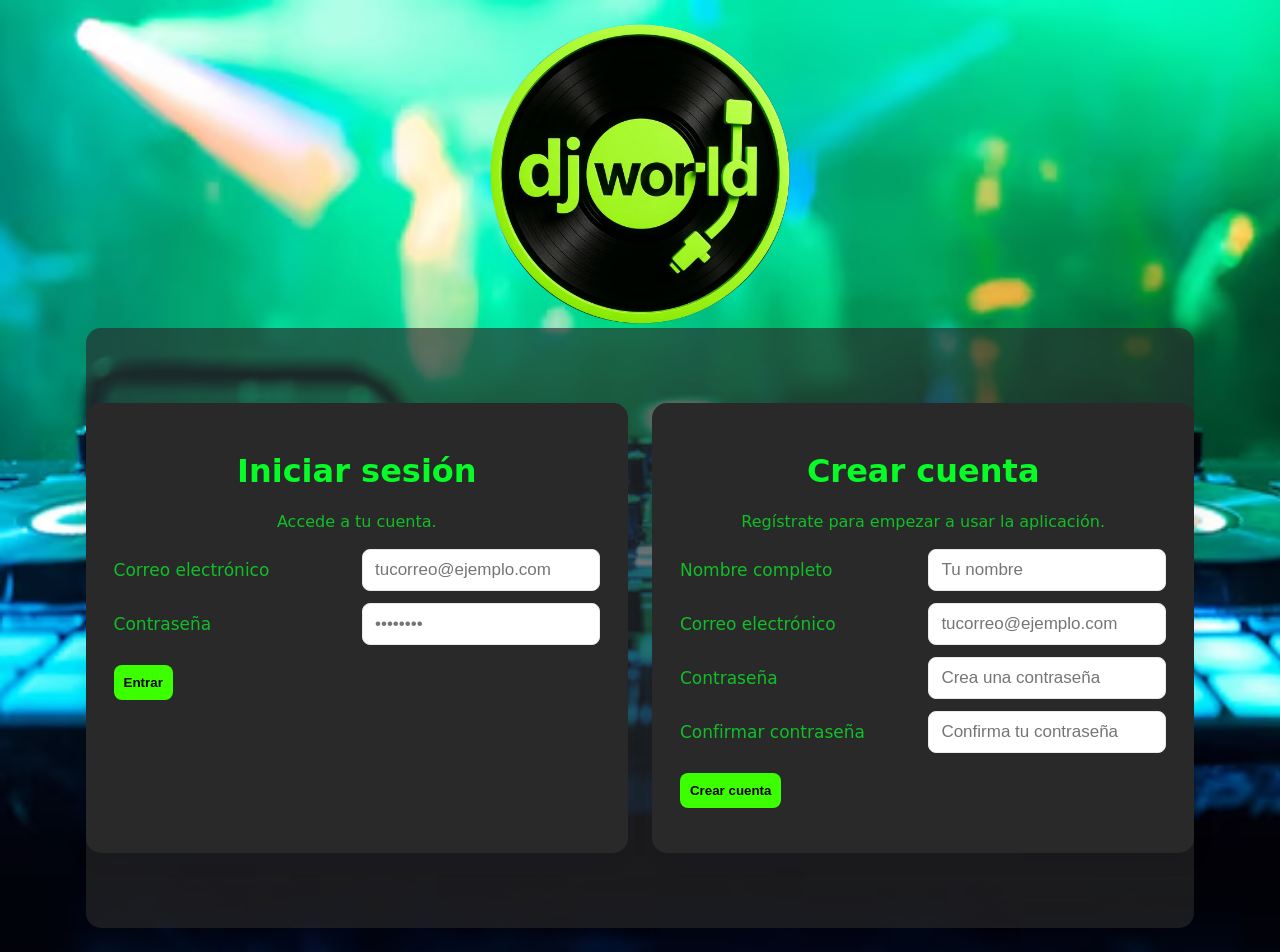
<file: index.html>
<!DOCTYPE html>
<html lang="es">
    <head>
        <meta charset="UTF-8">
        <meta name="viewport" content="width=device-width, initial-scale=1.0">
        <title>Log In</title>
        <link rel="stylesheet" href="index.css">
        <link rel="shortcut icon" href="img/logodj.png" type="image/x-icon">
        <link rel="stylesheet" href="https://use.fontawesome.com/releases/v5.12.1/css/all.css" crossorigin="anonymous">
    </head>
    <body>
        <img src="img/logodj.png" alt="Logo DJ World" id="logo">
        <div class="container">
            <div class="card" id="tab-login">
                <h1>Iniciar sesión</h1>
                <p class="lead">Accede a tu cuenta.</p>
                <form action="#" method="post" aria-label="formulario de inicio de sesión">
                    <div>
                        <label for="login-email">Correo electrónico</label>
                        <input id="login-email" name="email" type="email" placeholder="tucorreo@ejemplo.com" required />
                    </div>
                    <div>
                        <label for="login-password">Contraseña</label>
                        <input id="login-password" name="password" type="password" placeholder="••••••••" required />
                    </div>
                    <div class="actions">
                        <button type="submit" class="primary"><a href="INICIO/inicio.html">Entrar</a></button>
                    </div><br>
                </form>
            </div>

            <div class="card" id="tab-register">
                <div class="center-col">
                    <h1>Crear cuenta</h1>
                    <p class="lead">Regístrate para empezar a usar la aplicación.</p>
                </div>
                <form action="#" method="post" aria-label="formulario de registro">
                    <div>
                        <label for="reg-name">Nombre completo</label>
                        <input id="reg-name" name="name" type="text" placeholder="Tu nombre" required />
                    </div>
                    <div>
                        <label for="reg-email">Correo electrónico</label>
                        <input id="reg-email" name="email" type="email" placeholder="tucorreo@ejemplo.com" required />
                    </div>
                    <div>
                        <label for="reg-password">Contraseña</label>
                        <input id="reg-password" name="password" type="password" placeholder="Crea una contraseña" required />
                    </div>
                    <div>
                        <label for="reg-password-confirm">Confirmar contraseña</label>
                        <input id="reg-password-confirm" name="password_confirm" type="password" placeholder="Confirma tu contraseña" required />
                    </div>
                    <div class="actions">
                        <button type="submit" class="primary">Crear cuenta</button>
                    </div>
                </form>
            </div>
        </div>
    </body>
</html>
</file>
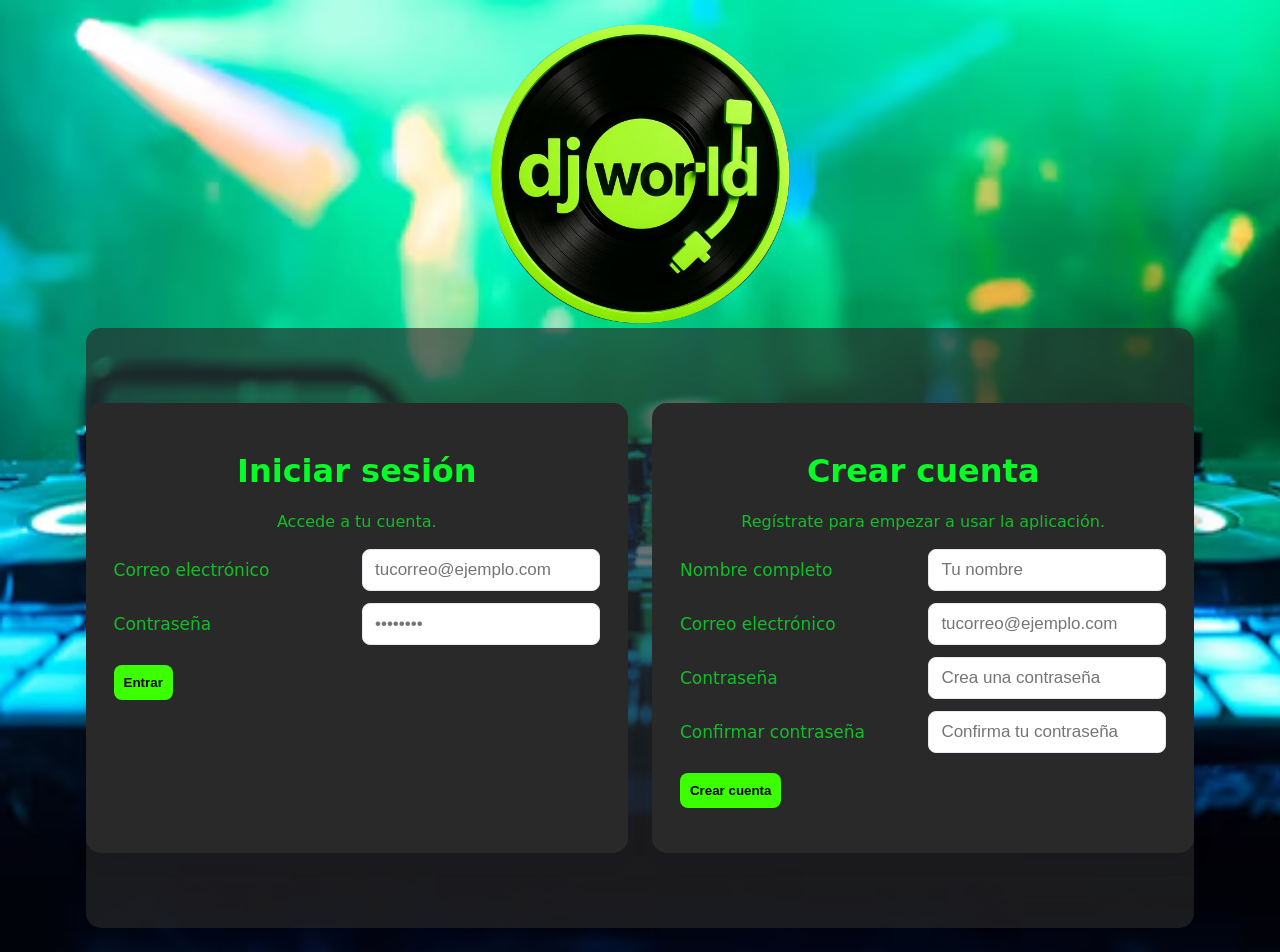
<file: PROYECTO FINAL/index.html>
<!DOCTYPE html>
<html lang="en">
    <head>
        <meta charset="UTF-8">
        <meta name="viewport" content="width=device-width, initial-scale=1.0">
        <title>Log In</title>
        <link rel="stylesheet" href="login.css">
        <link rel="shortcut icon" href="img/logodj.png" type="image/x-icon">
        <link rel="stylesheet" href="https://use.fontawesome.com/releases/v5.12.1/css/all.css" crossorigin="anonymous">
        <link rel="shortcut icon" href="../img/logodj.png" type="image/x-icon">
    </head>
    <body>
        <img src="../img/logodj.png" alt="" id="logo">
        <div class="container">
            <div class="card">
                <h1>Iniciar sesión</h1>
                <p class="lead">Accede a tu cuenta.</p>
                <form action="#" method="post" aria-label="formulario de inicio de sesión">
                    <div>
                        <label for="login-email">Correo electrónico</label>
                        <input id="login-email" name="email" type="email" placeholder="tucorreo@ejemplo.com" required />
                    </div>
                    <div>
                        <label for="login-password">Contraseña</label>
                        <input id="login-password" name="password" type="password" placeholder="••••••••" required />
                    </div>
                    <div class="actions">
                        <button type="submit" class="primary"><a href="../INICIO/inicio.html">Entrar</a></button>
                    </div><br>
                </form>
            </div>

            <div class="card" id="tab-register">
                <div class="center-col">
                    <h1>Crear cuenta</h1>
                    <p class="lead">Regístrate para empezar a usar la aplicación.</p>
                </div>
                <form action="#" method="post" aria-label="formulario de registro">
                    <div>
                        <label for="reg-name">Nombre completo</label>
                        <input id="reg-name" name="name" type="text" placeholder="Tu nombre" required />
                    </div>
                    <div>
                        <label for="reg-email">Correo electrónico</label>
                        <input id="reg-email" name="email" type="email" placeholder="tucorreo@ejemplo.com" required />
                    </div>
                    <div>
                        <label for="reg-password">Contraseña</label>
                        <input id="reg-password" name="password" type="password" placeholder="Crea una contraseña" required />
                    </div>
                    <div>
                        <label for="reg-password-confirm">Confirmar contraseña</label>
                        <input id="reg-password-confirm" name="password_confirm" type="password" placeholder="Confirma tu contraseña" required />
                    </div>
                    <div class="actions">
                        <button type="submit" class="primary">Crear cuenta</button>
                    </div>
                </form>
            </div>
        </div>
    </body>
</html>
</file>
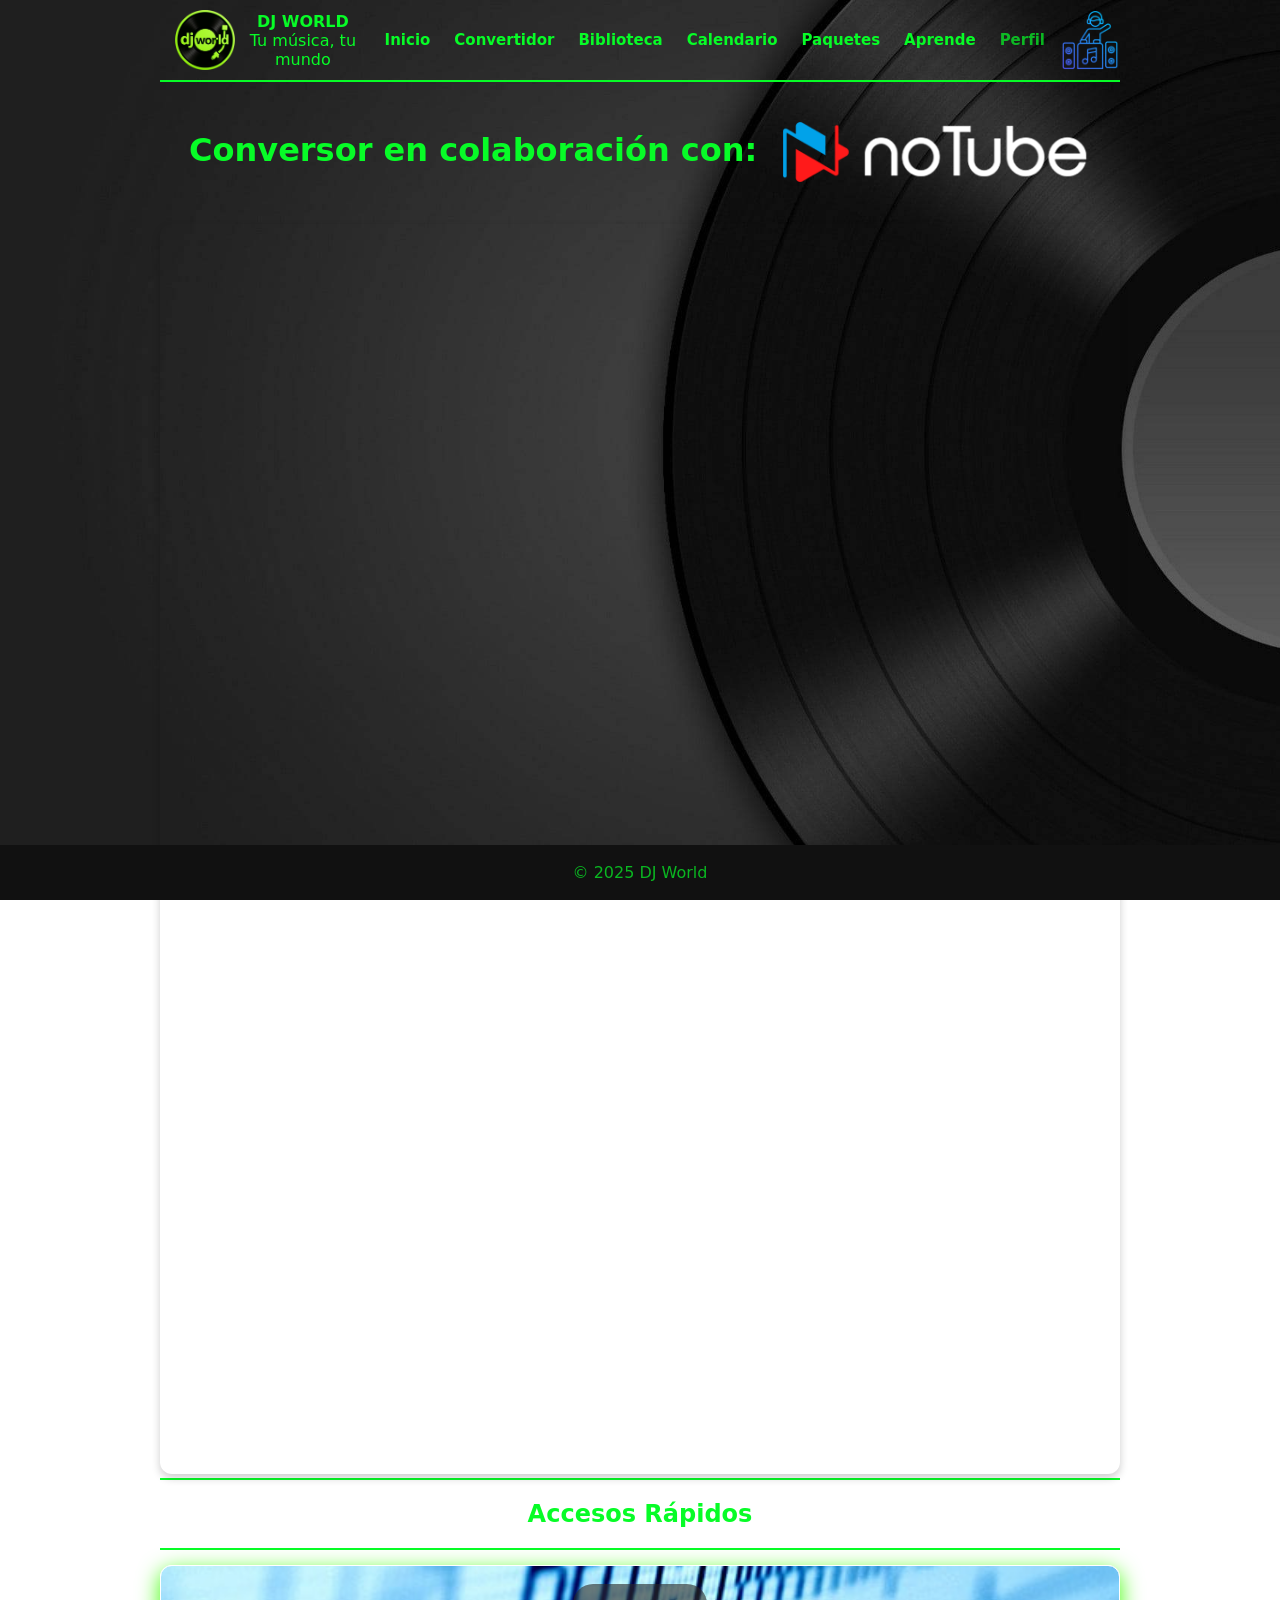
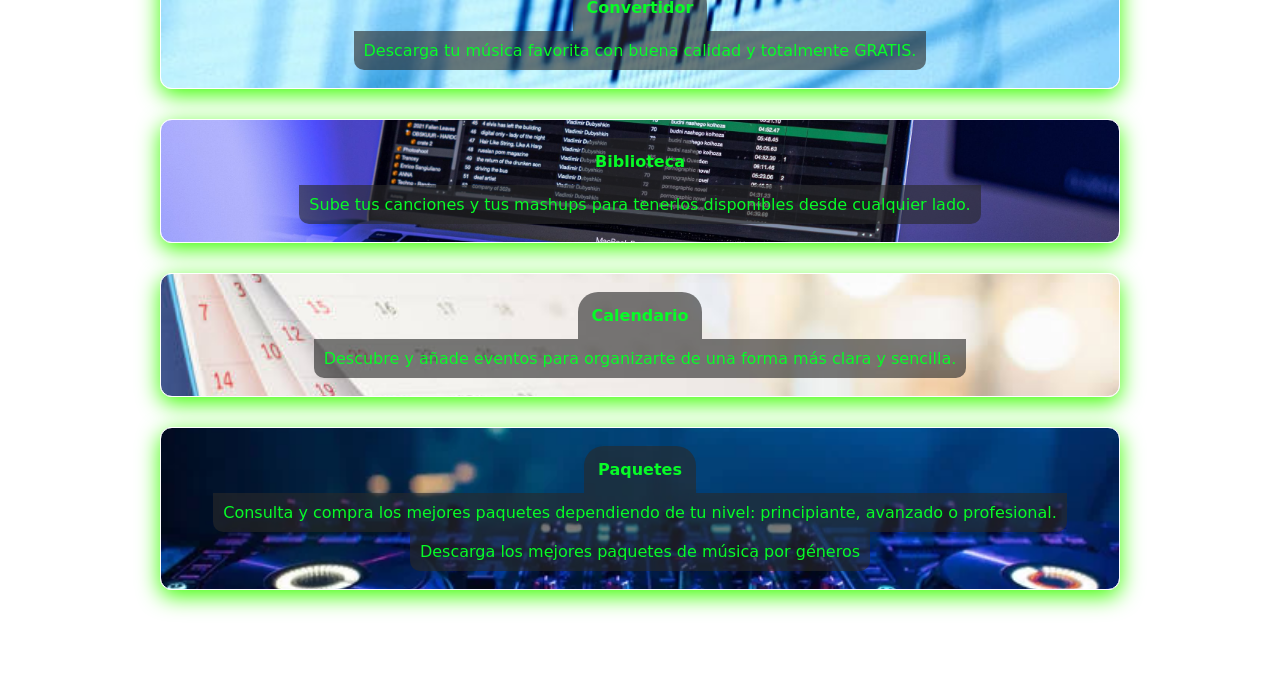
<file: CONVERTIDOR/convertidor.html>
<!DOCTYPE html>
<html lang="es">
	<head>
		<meta charset="utf-8" />
		<meta name="viewport" content="width=device-width, initial-scale=1" />
		<title>Convertidor</title>
		<meta name="description" content="Página de inicio de Mi Aplicación. Accede o regístrate para comenzar." />
		<link rel="stylesheet" href="convertidor.css" />
		<link rel="stylesheet" href="https://use.fontawesome.com/releases/v5.12.1/css/all.css" crossorigin="anonymous">
        <link rel="shortcut icon" href="../img/noTube.webp" type="image/x-icon">
	</head>
	<body>
		<div class="inicio">
			<header>
				<div class="logo">
					<img src="../img/logodj.png" alt="">
					<div>
						<strong>DJ WORLD</strong>
						<div>Tu música, tu mundo</div>
					</div>
				</div>
				<nav>
					<a href="../INICIO/inicio.html">Inicio</a>
					<a href="convertidor.html">Convertidor</a>
					<a href="#">Biblioteca</a>
					<a href="#">Calendario</a>
					<a href="../PAQUETES/paquetes.html">Paquetes</a>
					<a href="#">Aprende</a>
				</nav>
				<div class="perfil">
					<a href="">Perfil</a>
					<img src="../img/dj.png" alt="">
				</div>
			</header>
			<hr><br>

			<main>
                <h1>Conversor en colaboración con: <img src="../img/noTube.webp" alt=""></h1>
				<iframe src="https://notube.im/es/youtube-app-269" frameborder="0" scrolling="no"></iframe>
				</section><br>
				<hr><h2>Accesos Rápidos</h2><hr>
				<section class="menurapido">
				<a href="#">
					<div class="caja" style="background-image: url(../img/convertidorcaja.jpg); background-size: cover; background-position: center;">
							<h3>Convertidor</h3>
							<p>Descarga tu música favorita con buena calidad y totalmente GRATIS.</p>
					</div>
					</a>
				</section>
				<section class="menurapido">
				<a href="#">
					<div class="caja" style="background-image: url(../img/bibliotecacaja.jpg); background-size: cover; background-position: center;">
						<h3>Biblioteca</h3>
						<p>Sube tus canciones y tus mashups para tenerlos disponibles desde cualquier lado.</p>
					</div>
					</a>
				</section>
				<section class="menurapido">
				<a href="#">
					<div class="caja" style="background-image: url(../img/calendariocaja.jpg); background-size: cover; background-position: center;">
						<h3>Calendario</h3>
						<p>Descubre y añade eventos para organizarte de una forma más clara y sencilla.</p>
					</div>
					</a>
				</section>
				<section class="menurapido">
					<a href="../PAQUETES/paquetes.html">
					<div class="caja" style="background-image: url(../img/paquetecaja.jpg); background-size: cover; background-position: center;">
						<h3>Paquetes</h3>
						<p>Consulta y compra los mejores paquetes dependiendo de tu nivel: principiante, avanzado o profesional.</p>
                        <p>Descarga los mejores paquetes de música por géneros</p>

					</div>
					</a>
				</section>
			</main>
		</div>
		<footer>
				<div class="wrap">&copy; <span>2025</span> DJ World</div>
		</footer>
	</body>
</html>
</file>
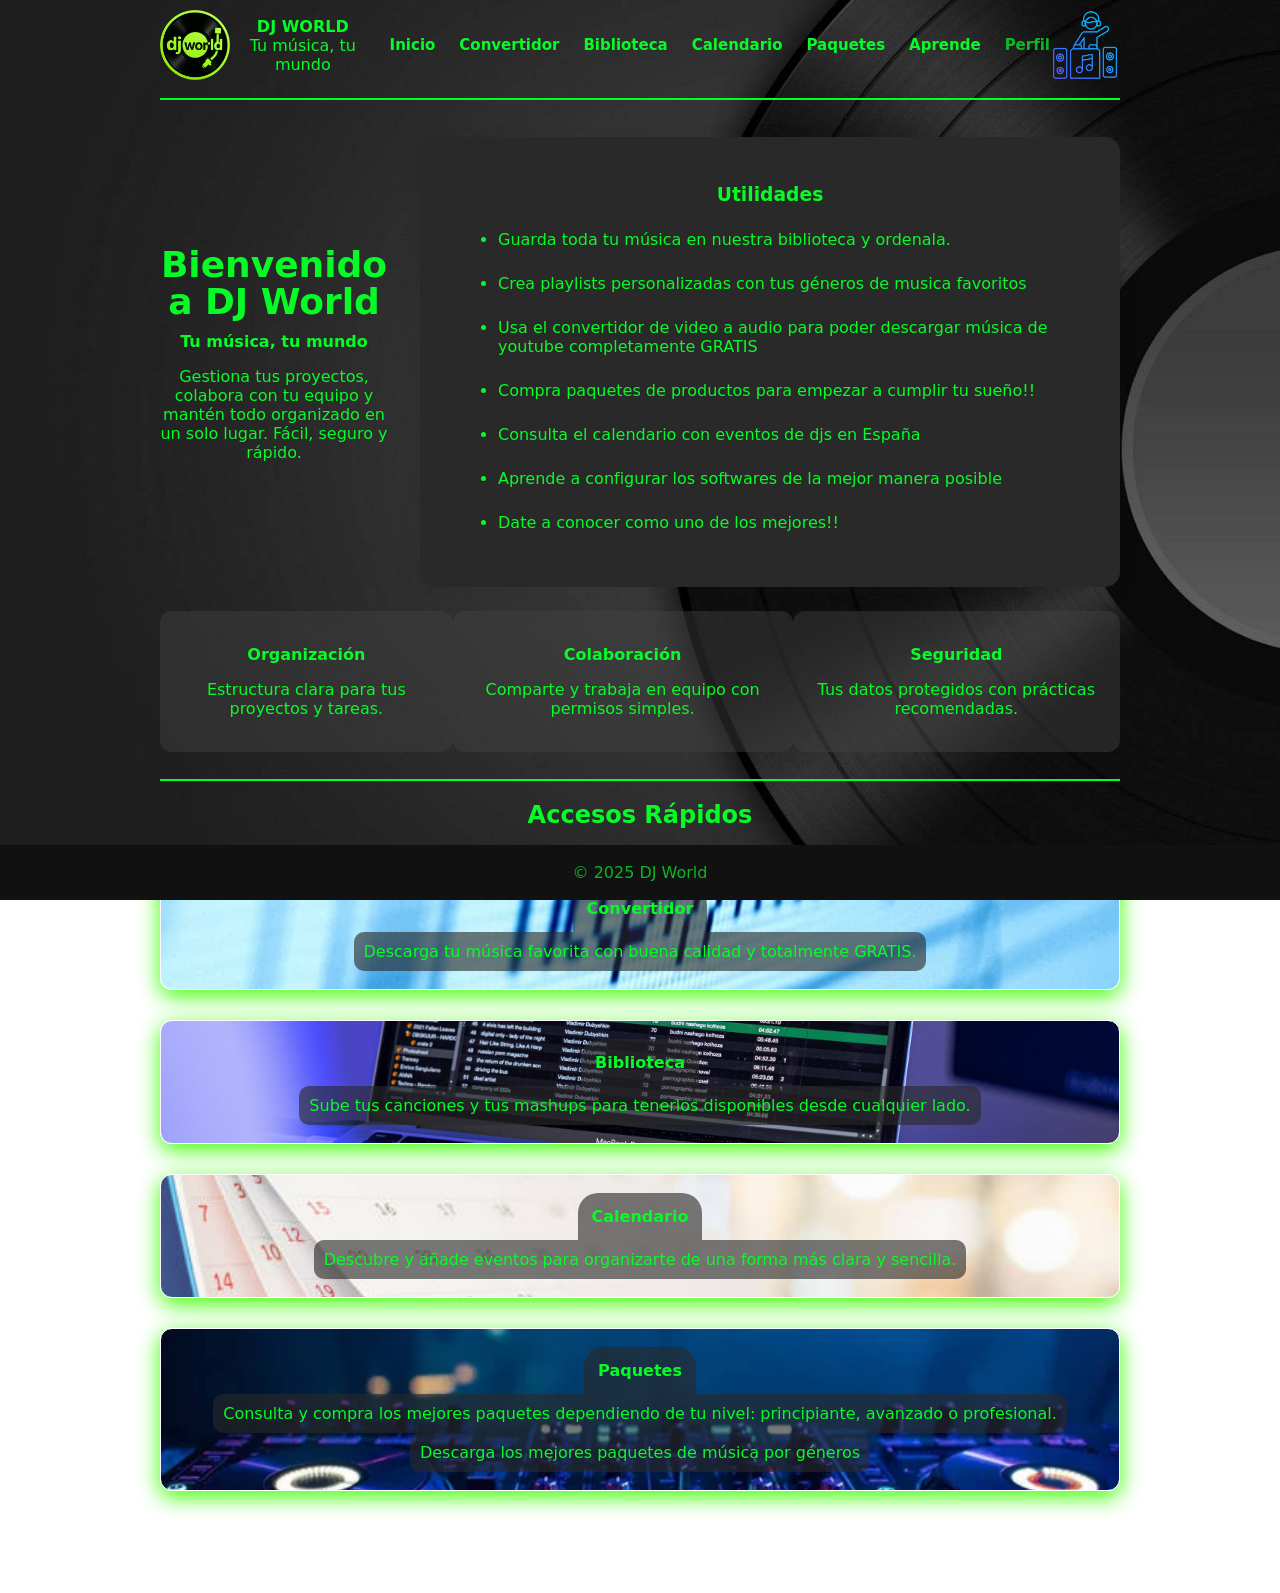
<file: INICIO/inicio.html>
<!DOCTYPE html>
<html lang="es">
	<head>
		<meta charset="utf-8" />
		<meta name="viewport" content="width=device-width, initial-scale=1" />
		<title>Inicio</title>
		<meta name="description" content="Página de inicio de Mi Aplicación. Accede o regístrate para comenzar." />
		<link rel="stylesheet" href="inicio.css" />
		<link rel="stylesheet" href="https://use.fontawesome.com/releases/v5.12.1/css/all.css" crossorigin="anonymous">
        <link rel="shortcut icon" href="../img/logodj.png" type="image/x-icon">
	</head>
	<body>
		<div class="inicio">
			<header>
				<div class="logo">
					<img src="../img/logodj.png" alt="">
					<div>
						<strong>DJ WORLD</strong>
						<div>Tu música, tu mundo</div>
					</div>
				</div>
				<nav>
					<a href="../index.html">Inicio</a>
					<a href="../CONVERTIDOR/convertidor.html">Convertidor</a>
					<a href="#">Biblioteca</a>
					<a href="#">Calendario</a>
					<a href="../PAQUETES/paquetes.html">Paquetes</a>
					<a href="#">Aprende</a>
				</nav>
				<div class="perfil">
					<a href="">Perfil</a>
					<img src="../img/dj.png" alt="">
				</div>
			</header>
			<hr><br>

			<main>
				<section class="utilidades">
					<div>
						<h1>Bienvenido a DJ World</h1>
						<strong>Tu música, tu mundo</strong>
						<p>Gestiona tus proyectos, colabora con tu equipo y mantén todo organizado en un solo lugar. Fácil, seguro y rápido.</p>
					</div>

					<div>
						<div class="tarjeta">
							<h3> Utilidades</h3>
							<ul>
                                <li>Guarda toda tu música en nuestra biblioteca y ordenala.</li>
								<li>Crea playlists personalizadas con tus géneros de musica favoritos</li>
								<li>Usa el convertidor de video a audio para poder descargar música de youtube completamente GRATIS</li>
								<li>Compra paquetes de productos para empezar a cumplir tu sueño!!</li>
								<li>Consulta el calendario con eventos de djs en España</li>
								<li>Aprende a configurar los softwares de la mejor manera posible</li>
								<li>Date a conocer como uno de los mejores!!</li>
                            </ul>
						</div>
					</div>
				</section>

				<section class="cajas">
					<div class="caja">
						<h3>Organización</h3>
						<p>Estructura clara para tus proyectos y tareas.</p>
					</div>
					<div class="caja">
						<h3>Colaboración</h3>
						<p>Comparte y trabaja en equipo con permisos simples.</p>
					</div>
					<div class="caja">
						<h3>Seguridad</h3>
						<p>Tus datos protegidos con prácticas recomendadas.</p>
					</div>
				</section><br>
				<hr><h2>Accesos Rápidos</h2><hr>
				<section class="menurapido">
					<a href="../CONVERTIDOR/convertidor.html">
					<div class="caja" style="background-image: url(../img/convertidorcaja.jpg); background-size: cover; background-position: center;">
							<h3>Convertidor</h3>
							<p>Descarga tu música favorita con buena calidad y totalmente GRATIS.</p>
					</div>
					</a>
				</section>
				<section class="menurapido">
					<a href="#">
					<div class="caja" style="background-image: url(../img/bibliotecacaja.jpg); background-size: cover; background-position: center;">
						<h3>Biblioteca</h3>
						<p>Sube tus canciones y tus mashups para tenerlos disponibles desde cualquier lado.</p>
					</div>
					</a>
				</section>
				<section class="menurapido">
					<a href="#">
					<div class="caja" style="background-image: url(../img/calendariocaja.jpg); background-size: cover; background-position: center;">
						<h3>Calendario</h3>
						<p>Descubre y añade eventos para organizarte de una forma más clara y sencilla.</p>
					</div>
					</a>
				</section>
				<section class="menurapido">
					<a href="../PAQUETES/paquetes.html">
					<div class="caja" style="background-image: url(../img/paquetecaja.jpg); background-size: cover; background-position: center;">
						<h3>Paquetes</h3>
						<p>Consulta y compra los mejores paquetes dependiendo de tu nivel: principiante, avanzado o profesional.</p>
						<p>Descarga los mejores paquetes de música por géneros</p>
					</div>
					</a>
				</section>
			</main>
		</div>
		<footer>
				<div class="wrap">&copy; <span>2025</span> DJ World</div>
		</footer>
	</body>
</html>
</file>
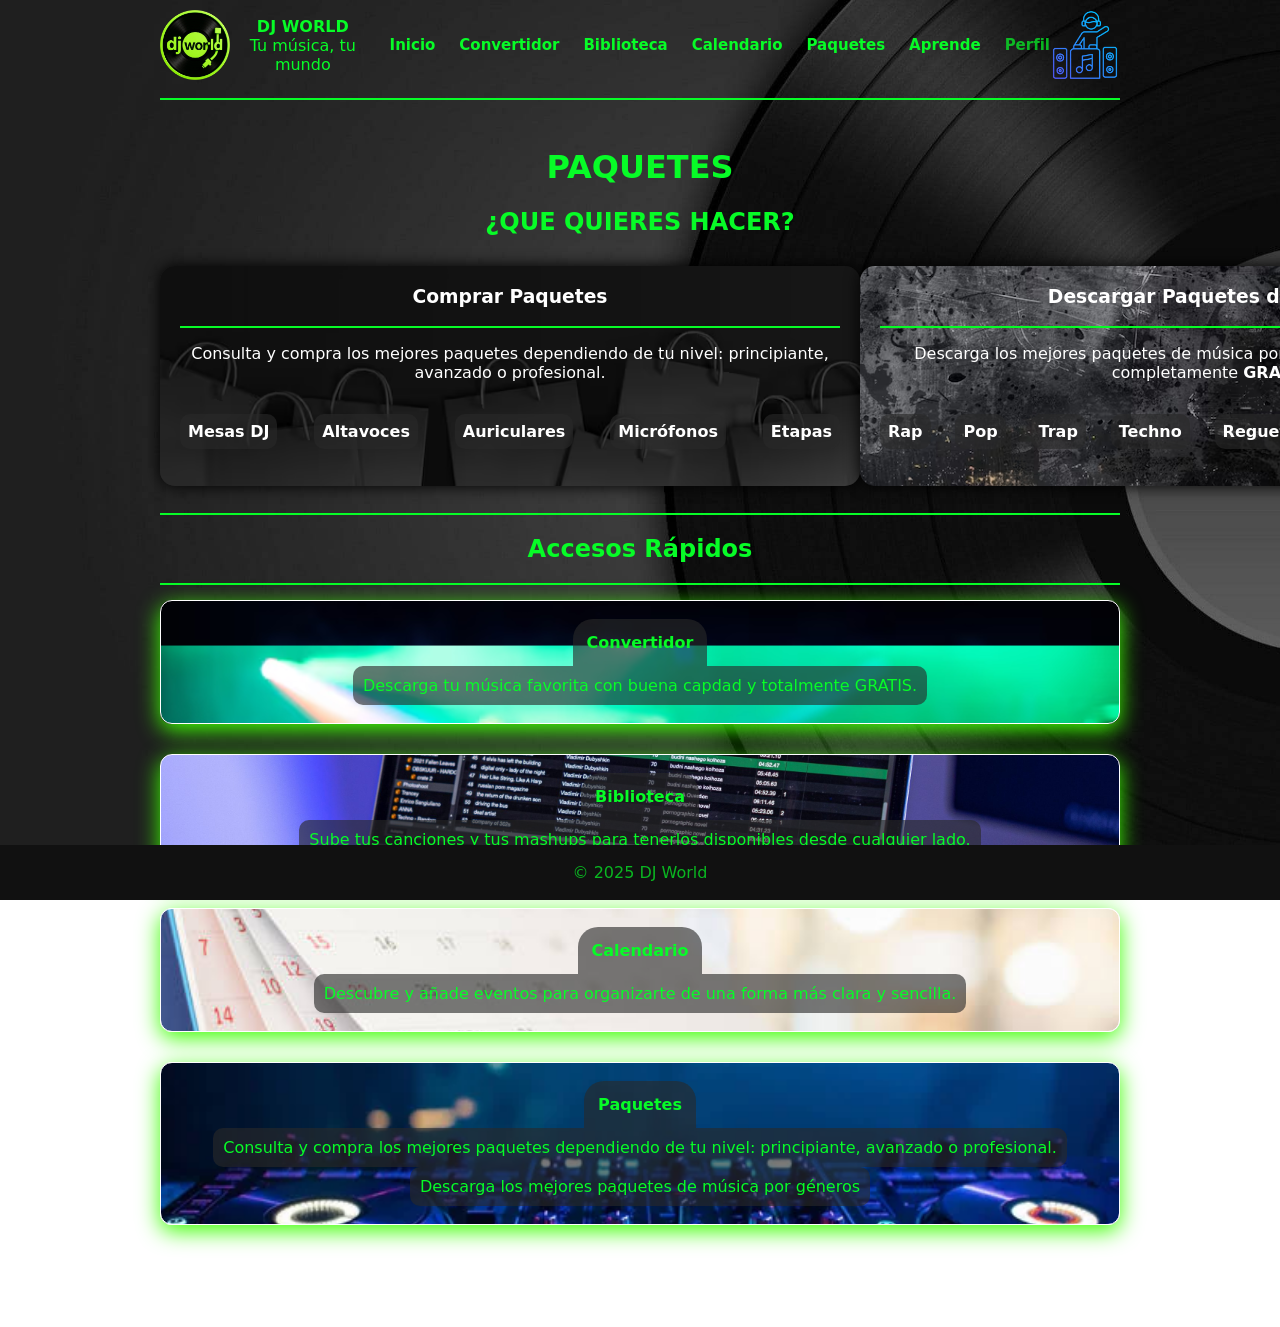
<file: PAQUETES/paquetes.html>
<!DOCTYPE html>
<html lang="es">
	<head>
		<meta charset="utf-8" />
		<meta name="viewport" content="width=device-width, initial-scale=1" />
		<title>Paquetes</title>
		<meta name="description" content="Página de inicio de DJ WORLD. Accede o regístrate para comenzar." />
		<link rel="stylesheet" href="paquetes.css" />
		<link rel="stylesheet" href="https://use.fontawesome.com/releases/v5.12.1/css/all.css" crossorigin="anonymous">
        <link rel="shortcut icon" href="../img/logodj.png" type="image/x-icon">
	</head>
	<body>
		<div class="inicio">
			<header>
				<div class="logo">
					<img src="../img/logodj.png" alt="">
					<div>
						<strong>DJ WORLD</strong>
						<div>Tu música, tu mundo</div>
					</div>
				</div>
				<nav>
					<a href="../INICIO/inicio.html">Inicio</a>
					<a href="../CONVERTIDOR/convertidor.html">Convertidor</a>
					<a href="#">Biblioteca</a>
					<a href="#">Calendario</a>
					<a href="paquetes.html">Paquetes</a>
					<a href="#">Aprende</a>
				</nav>
				<div class="perfil">
					<a href="">Perfil</a>
					<img src="../img/dj.png" alt="">
				</div>
			</header>
			<hr><br>

			<main>
                <h1><b>PAQUETES</b></h1>
                <h2>¿QUE QUIERES HACER?</h2>
                <div class="elige">
                    <a href="COMPRA/compra.html">
                        <div class="compra">
                            <h3>Comprar Paquetes</h3><hr>
                            <p>Consulta y compra los mejores paquetes dependiendo de tu nivel: principiante, avanzado o profesional.</p>
							<div class="genero">
								<p>Mesas DJ</p>
								<p>Altavoces</p>
								<p>Auriculares</p>
								<p>Micrófonos</p>
								<p>Etapas</p>
							</div>
						</div>
                    </a>
                    <a href="DESCARGA/descarga.html">
                        <div class="descarga">
                            <h3>Descargar Paquetes de Música</h3><hr>
                            <p>Descarga los mejores paquetes de música por géneros de forma seguro y completamente <b>GRATIS</b></p>
							<div class="genero">
								<p>Rap</p>
								<p>Pop</p>
								<p>Trap</p>
								<p>Techno</p>
								<p>Reguetón</p>
								<p>Dembow</p>
								<p>Rumba</p>
							</div>
                        </div>
                    </a>

                </div>
				</section><br>
				<hr><h2>Accesos Rápidos</h2><hr>
				<section class="menurapido">
				<a href="../CONVERTIDOR/convertidor.html">
					<div class="caja" style="background-image: url(../img/fondo1.jpg); background-size: cover; background-position: center 9000px;">
							<h3>Convertidor</h3>
							<p>Descarga tu música favorita con buena capdad y totalmente GRATIS.</p>
					</div>
					</a>
				</section>
				<section class="menurapido">
				<a href="#">
					<div class="caja" style="background-image: url(../img/bibliotecacaja.jpg); background-size: cover; background-position: center;">
						<h3>Biblioteca</h3>
						<p>Sube tus canciones y tus mashups para tenerlos disponibles desde cualquier lado.</p>
					</div>
					</a>
				</section>
				<section class="menurapido">
				<a href="#">
					<div class="caja" style="background-image: url(../img/calendariocaja.jpg); background-size: cover; background-position: center;">
						<h3>Calendario</h3>
						<p>Descubre y añade eventos para organizarte de una forma más clara y sencilla.</p>
					</div>
					</a>
				</section>
				<section class="menurapido">
				<a href="#">
					<div class="caja" style="background-image: url(../img/paquetecaja.jpg); background-size: cover; background-position: center;">
						<h3>Paquetes</h3>
						<p>Consulta y compra los mejores paquetes dependiendo de tu nivel: principiante, avanzado o profesional.</p>
                        <p>Descarga los mejores paquetes de música por géneros</p>

					</div>
					</a>
				</section>
			</main>
		</div>
		<footer>
				<div class="wrap">&copy; <span>2025</span> DJ World</div>
		</footer>
	</body>
</html>
</file>
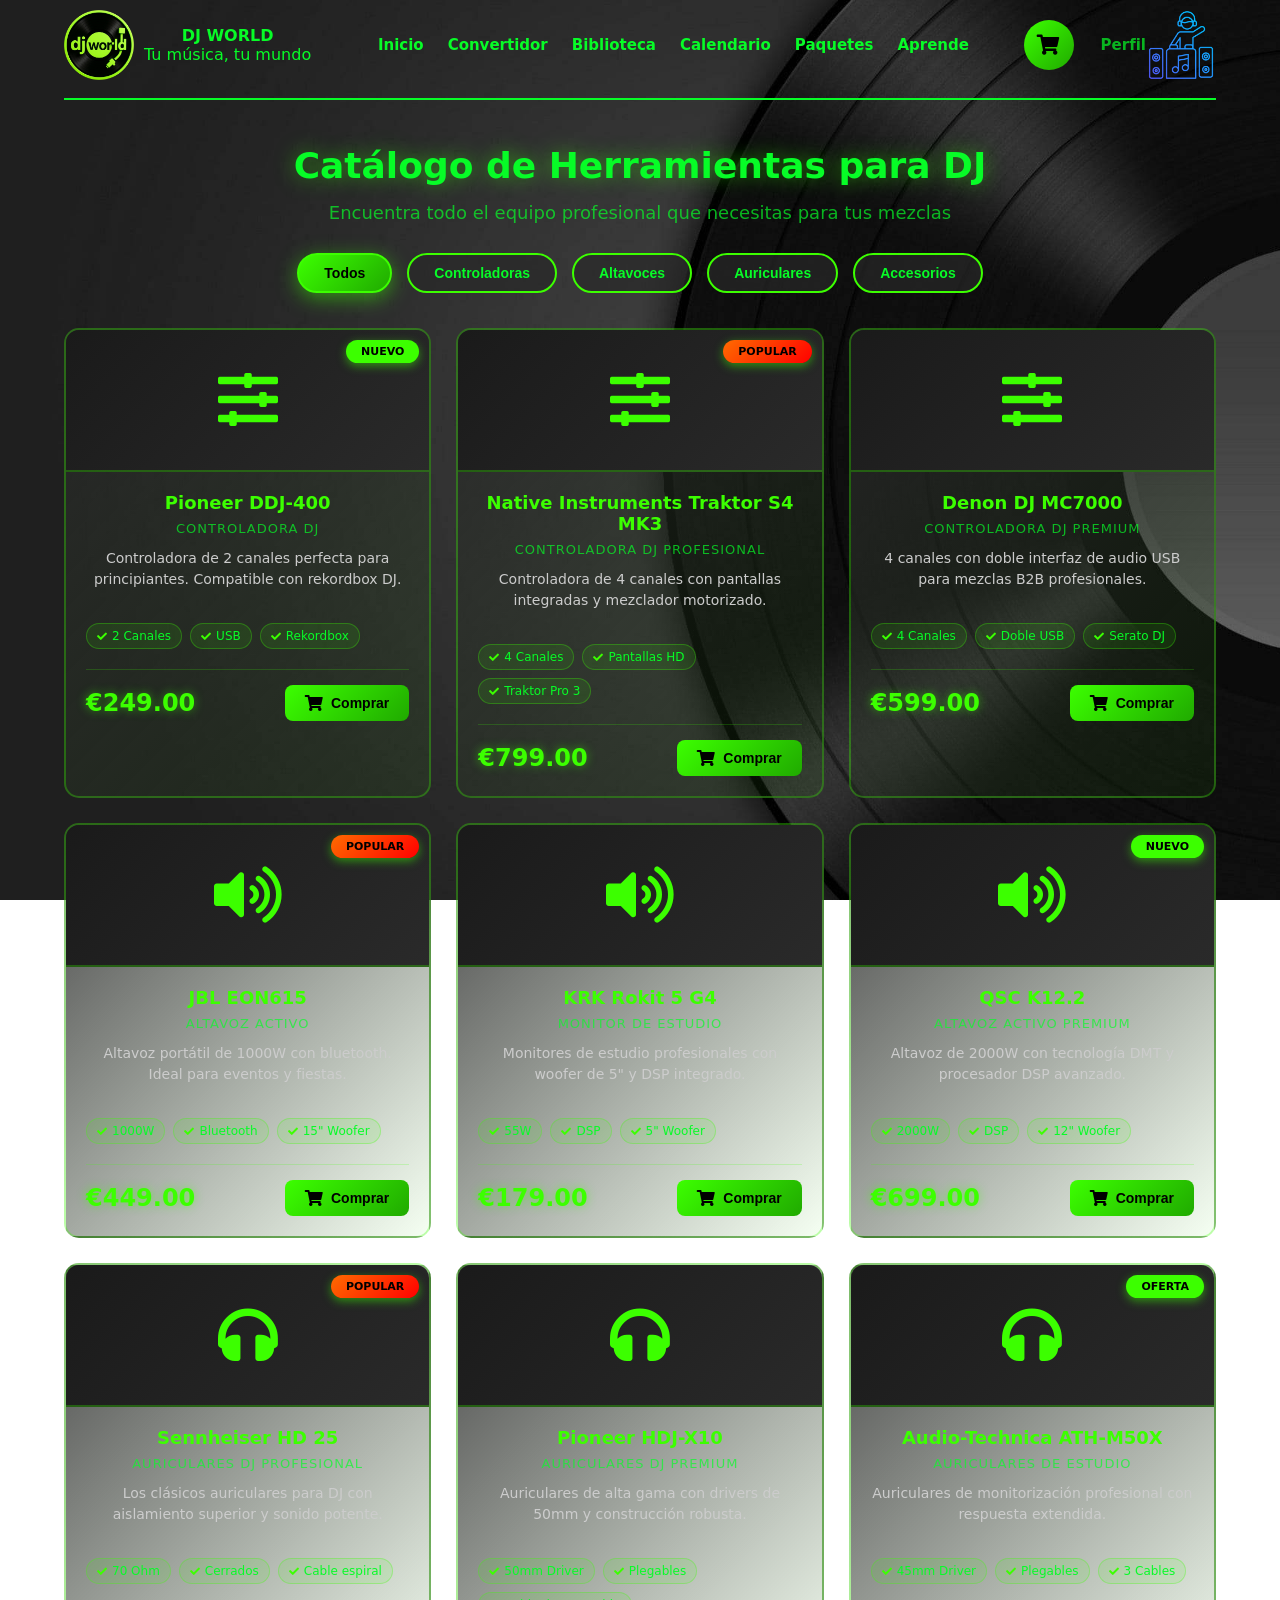
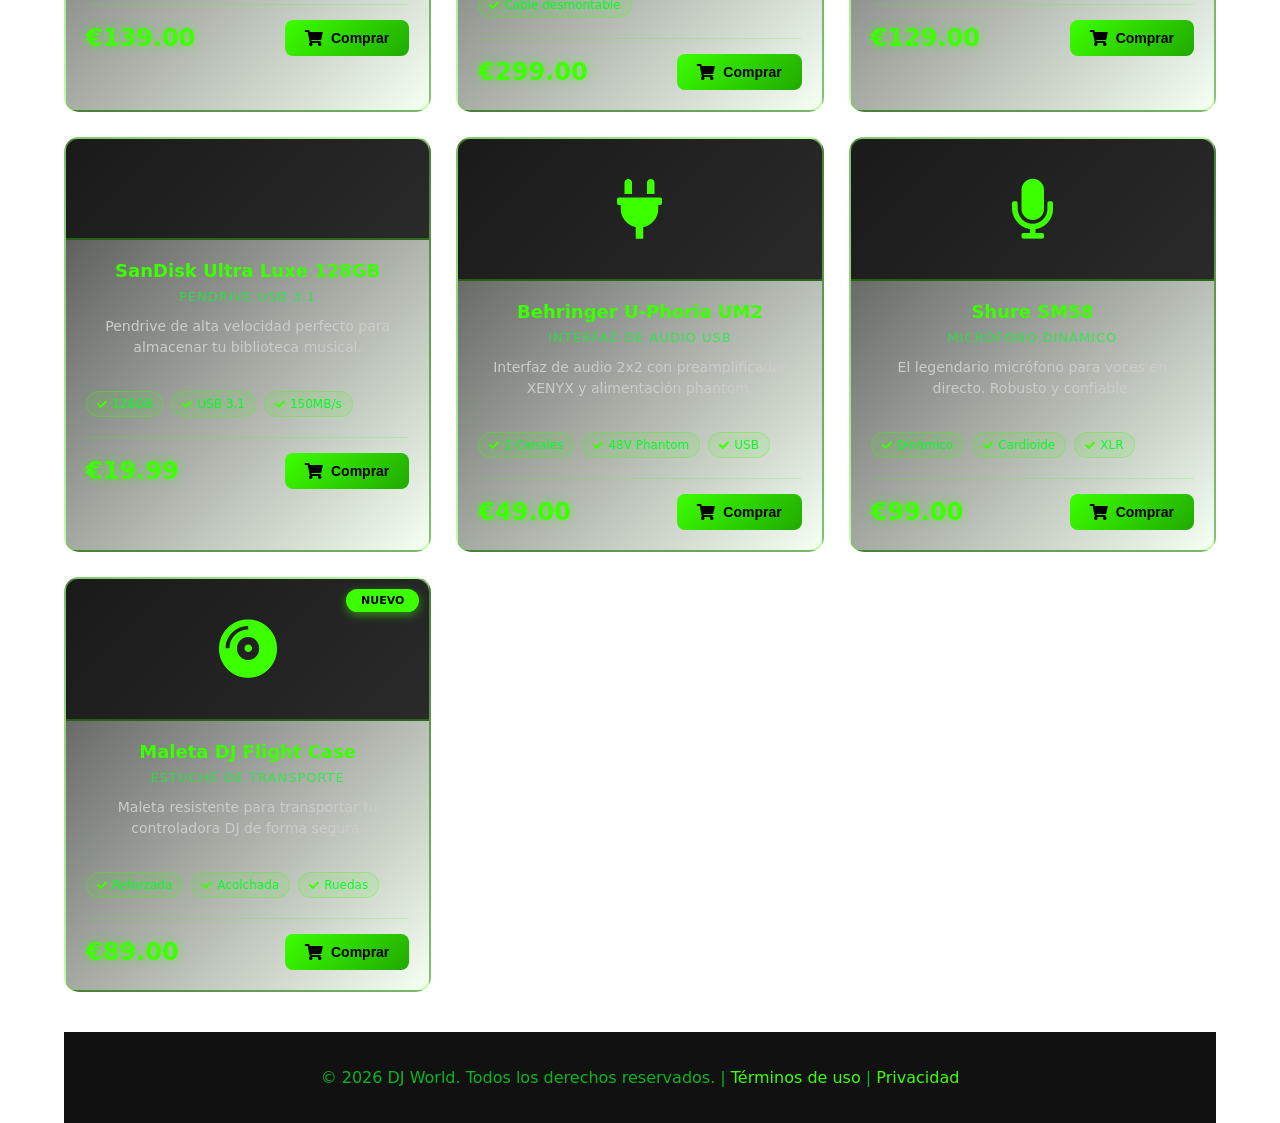
<file: PAQUETES/COMPRA/compra.html>
<!DOCTYPE html>
<html lang="es">
	<head>
		<meta charset="utf-8" />
		<meta name="viewport" content="width=device-width, initial-scale=1" />
		<title>Catálogo de Herramientas DJ</title>
		<meta name="description" content="Compra las mejores herramientas y equipos para DJ profesionales." />
		<link rel="stylesheet" href="compra.css" />
		<link rel="stylesheet" href="https://use.fontawesome.com/releases/v5.12.1/css/all.css" crossorigin="anonymous">
        <link rel="shortcut icon" href="../../img/logodj.png" type="image/x-icon">
	</head>
	<body>
		<div class="inicio">
			<header>
				<div class="logo">
					<img src="../../img/logodj.png" alt="">
					<div>
						<strong>DJ WORLD</strong>
						<div>Tu música, tu mundo</div>
					</div>
				</div>
				<nav>
					<a href="../../INICIO/inicio.html">Inicio</a>
					<a href="../../CONVERTIDOR/convertidor.html">Convertidor</a>
					<a href="#">Biblioteca</a>
					<a href="#">Calendario</a>
					<a href="../paquetes.html">Paquetes</a>
					<a href="#">Aprende</a>
				</nav>
				<div class="perfil">
					<button id="btn-carrito" class="btn-carrito">
						<i class="fas fa-shopping-cart"></i>
						<span id="carrito-count" class="carrito-count">0</span>
					</button>
					<a href="">Perfil</a>
					<img src="../../img/dj.png" alt="">
				</div>
			</header>
			<hr><br>

			<main>
				<section>
					<h1>Catálogo de Herramientas para DJ</h1>
					<p>Encuentra todo el equipo profesional que necesitas para tus mezclas</p>
					
					<!-- Filtros -->
					<div class="filtros">
						<button class="filtro activo" data-categoria="todos">Todos</button>
						<button class="filtro" data-categoria="controladoras">Controladoras</button>
						<button class="filtro" data-categoria="altavoces">Altavoces</button>
						<button class="filtro" data-categoria="auriculares">Auriculares</button>
						<button class="filtro" data-categoria="accesorios">Accesorios</button>
					</div>

					<div class="catalogo">
						<!-- Controladoras DJ -->
						<div class="producto" data-categoria="controladoras">
							<div class="producto-imagen">
								<i class="fas fa-sliders-h"></i>
								<span class="etiqueta">NUEVO</span>
							</div>
							<div class="producto-info">
								<h3>Pioneer DDJ-400</h3>
								<p class="categoria">Controladora DJ</p>
								<p class="descripcion">Controladora de 2 canales perfecta para principiantes. Compatible con rekordbox DJ.</p>
								<div class="caracteristicas">
									<span><i class="fas fa-check"></i> 2 Canales</span>
									<span><i class="fas fa-check"></i> USB</span>
									<span><i class="fas fa-check"></i> Rekordbox</span>
								</div>
								<div class="producto-footer">
									<span class="precio">€249.00</span>
									<button class="btn-comprar">
										<i class="fas fa-shopping-cart"></i> Comprar
									</button>
								</div>
							</div>
						</div>

						<div class="producto" data-categoria="controladoras">
							<div class="producto-imagen">
								<i class="fas fa-sliders-h"></i>
								<span class="etiqueta popular">POPULAR</span>
							</div>
							<div class="producto-info">
								<h3>Native Instruments Traktor S4 MK3</h3>
								<p class="categoria">Controladora DJ Profesional</p>
								<p class="descripcion">Controladora de 4 canales con pantallas integradas y mezclador motorizado.</p>
								<div class="caracteristicas">
									<span><i class="fas fa-check"></i> 4 Canales</span>
									<span><i class="fas fa-check"></i> Pantallas HD</span>
									<span><i class="fas fa-check"></i> Traktor Pro 3</span>
								</div>
								<div class="producto-footer">
									<span class="precio">€799.00</span>
									<button class="btn-comprar">
										<i class="fas fa-shopping-cart"></i> Comprar
									</button>
								</div>
							</div>
						</div>

						<div class="producto" data-categoria="controladoras">
							<div class="producto-imagen">
								<i class="fas fa-sliders-h"></i>
							</div>
							<div class="producto-info">
								<h3>Denon DJ MC7000</h3>
								<p class="categoria">Controladora DJ Premium</p>
								<p class="descripcion">4 canales con doble interfaz de audio USB para mezclas B2B profesionales.</p>
								<div class="caracteristicas">
									<span><i class="fas fa-check"></i> 4 Canales</span>
									<span><i class="fas fa-check"></i> Doble USB</span>
									<span><i class="fas fa-check"></i> Serato DJ</span>
								</div>
								<div class="producto-footer">
									<span class="precio">€599.00</span>
									<button class="btn-comprar">
										<i class="fas fa-shopping-cart"></i> Comprar
									</button>
								</div>
							</div>
						</div>

						<!-- Altavoces -->
						<div class="producto" data-categoria="altavoces">
							<div class="producto-imagen">
								<i class="fas fa-volume-up"></i>
								<span class="etiqueta popular">POPULAR</span>
							</div>
							<div class="producto-info">
								<h3>JBL EON615</h3>
								<p class="categoria">Altavoz Activo</p>
								<p class="descripcion">Altavoz portátil de 1000W con bluetooth. Ideal para eventos y fiestas.</p>
								<div class="caracteristicas">
									<span><i class="fas fa-check"></i> 1000W</span>
									<span><i class="fas fa-check"></i> Bluetooth</span>
									<span><i class="fas fa-check"></i> 15" Woofer</span>
								</div>
								<div class="producto-footer">
									<span class="precio">€449.00</span>
									<button class="btn-comprar">
										<i class="fas fa-shopping-cart"></i> Comprar
									</button>
								</div>
							</div>
						</div>

						<div class="producto" data-categoria="altavoces">
							<div class="producto-imagen">
								<i class="fas fa-volume-up"></i>
							</div>
							<div class="producto-info">
								<h3>KRK Rokit 5 G4</h3>
								<p class="categoria">Monitor de Estudio</p>
								<p class="descripcion">Monitores de estudio profesionales con woofer de 5" y DSP integrado.</p>
								<div class="caracteristicas">
									<span><i class="fas fa-check"></i> 55W</span>
									<span><i class="fas fa-check"></i> DSP</span>
									<span><i class="fas fa-check"></i> 5" Woofer</span>
								</div>
								<div class="producto-footer">
									<span class="precio">€179.00</span>
									<button class="btn-comprar">
										<i class="fas fa-shopping-cart"></i> Comprar
									</button>
								</div>
							</div>
						</div>

						<div class="producto" data-categoria="altavoces">
							<div class="producto-imagen">
								<i class="fas fa-volume-up"></i>
								<span class="etiqueta">NUEVO</span>
							</div>
							<div class="producto-info">
								<h3>QSC K12.2</h3>
								<p class="categoria">Altavoz Activo Premium</p>
								<p class="descripcion">Altavoz de 2000W con tecnología DMT y procesador DSP avanzado.</p>
								<div class="caracteristicas">
									<span><i class="fas fa-check"></i> 2000W</span>
									<span><i class="fas fa-check"></i> DSP</span>
									<span><i class="fas fa-check"></i> 12" Woofer</span>
								</div>
								<div class="producto-footer">
									<span class="precio">€699.00</span>
									<button class="btn-comprar">
										<i class="fas fa-shopping-cart"></i> Comprar
									</button>
								</div>
							</div>
						</div>

						<!-- Auriculares -->
						<div class="producto" data-categoria="auriculares">
							<div class="producto-imagen">
								<i class="fas fa-headphones"></i>
								<span class="etiqueta popular">POPULAR</span>
							</div>
							<div class="producto-info">
								<h3>Sennheiser HD 25</h3>
								<p class="categoria">Auriculares DJ Profesional</p>
								<p class="descripcion">Los clásicos auriculares para DJ con aislamiento superior y sonido potente.</p>
								<div class="caracteristicas">
									<span><i class="fas fa-check"></i> 70 Ohm</span>
									<span><i class="fas fa-check"></i> Cerrados</span>
									<span><i class="fas fa-check"></i> Cable espiral</span>
								</div>
								<div class="producto-footer">
									<span class="precio">€139.00</span>
									<button class="btn-comprar">
										<i class="fas fa-shopping-cart"></i> Comprar
									</button>
								</div>
							</div>
						</div>

						<div class="producto" data-categoria="auriculares">
							<div class="producto-imagen">
								<i class="fas fa-headphones"></i>
							</div>
							<div class="producto-info">
								<h3>Pioneer HDJ-X10</h3>
								<p class="categoria">Auriculares DJ Premium</p>
								<p class="descripcion">Auriculares de alta gama con drivers de 50mm y construcción robusta.</p>
								<div class="caracteristicas">
									<span><i class="fas fa-check"></i> 50mm Driver</span>
									<span><i class="fas fa-check"></i> Plegables</span>
									<span><i class="fas fa-check"></i> Cable desmontable</span>
								</div>
								<div class="producto-footer">
									<span class="precio">€299.00</span>
									<button class="btn-comprar">
										<i class="fas fa-shopping-cart"></i> Comprar
									</button>
								</div>
							</div>
						</div>

						<div class="producto" data-categoria="auriculares">
							<div class="producto-imagen">
								<i class="fas fa-headphones"></i>
								<span class="etiqueta">OFERTA</span>
							</div>
							<div class="producto-info">
								<h3>Audio-Technica ATH-M50X</h3>
								<p class="categoria">Auriculares de Estudio</p>
								<p class="descripcion">Auriculares de monitorización profesional con respuesta extendida.</p>
								<div class="caracteristicas">
									<span><i class="fas fa-check"></i> 45mm Driver</span>
									<span><i class="fas fa-check"></i> Plegables</span>
									<span><i class="fas fa-check"></i> 3 Cables</span>
								</div>
								<div class="producto-footer">
									<span class="precio">€129.00</span>
									<button class="btn-comprar">
										<i class="fas fa-shopping-cart"></i> Comprar
									</button>
								</div>
							</div>
						</div>

						<!-- Accesorios -->
						<div class="producto" data-categoria="accesorios">
							<div class="producto-imagen">
								<i class="fas fa-usb-drive"></i>
							</div>
							<div class="producto-info">
								<h3>SanDisk Ultra Luxe 128GB</h3>
								<p class="categoria">Pendrive USB 3.1</p>
								<p class="descripcion">Pendrive de alta velocidad perfecto para almacenar tu biblioteca musical.</p>
								<div class="caracteristicas">
									<span><i class="fas fa-check"></i> 128GB</span>
									<span><i class="fas fa-check"></i> USB 3.1</span>
									<span><i class="fas fa-check"></i> 150MB/s</span>
								</div>
								<div class="producto-footer">
									<span class="precio">€19.99</span>
									<button class="btn-comprar">
										<i class="fas fa-shopping-cart"></i> Comprar
									</button>
								</div>
							</div>
						</div>

						<div class="producto" data-categoria="accesorios">
							<div class="producto-imagen">
								<i class="fas fa-plug"></i>
							</div>
							<div class="producto-info">
								<h3>Behringer U-Phoria UM2</h3>
								<p class="categoria">Interfaz de Audio USB</p>
								<p class="descripcion">Interfaz de audio 2x2 con preamplificador XENYX y alimentación phantom.</p>
								<div class="caracteristicas">
									<span><i class="fas fa-check"></i> 2 Canales</span>
									<span><i class="fas fa-check"></i> 48V Phantom</span>
									<span><i class="fas fa-check"></i> USB</span>
								</div>
								<div class="producto-footer">
									<span class="precio">€49.00</span>
									<button class="btn-comprar">
										<i class="fas fa-shopping-cart"></i> Comprar
									</button>
								</div>
							</div>
						</div>

						<div class="producto" data-categoria="accesorios">
							<div class="producto-imagen">
								<i class="fas fa-microphone"></i>
							</div>
							<div class="producto-info">
								<h3>Shure SM58</h3>
								<p class="categoria">Micrófono Dinámico</p>
								<p class="descripcion">El legendario micrófono para voces en directo. Robusto y confiable.</p>
								<div class="caracteristicas">
									<span><i class="fas fa-check"></i> Dinámico</span>
									<span><i class="fas fa-check"></i> Cardioide</span>
									<span><i class="fas fa-check"></i> XLR</span>
								</div>
								<div class="producto-footer">
									<span class="precio">€99.00</span>
									<button class="btn-comprar">
										<i class="fas fa-shopping-cart"></i> Comprar
									</button>
								</div>
							</div>
						</div>

						<div class="producto" data-categoria="accesorios">
							<div class="producto-imagen">
								<i class="fas fa-compact-disc"></i>
								<span class="etiqueta">NUEVO</span>
							</div>
							<div class="producto-info">
								<h3>Maleta DJ Flight Case</h3>
								<p class="categoria">Estuche de Transporte</p>
								<p class="descripcion">Maleta resistente para transportar tu controladora DJ de forma segura.</p>
								<div class="caracteristicas">
									<span><i class="fas fa-check"></i> Reforzada</span>
									<span><i class="fas fa-check"></i> Acolchada</span>
									<span><i class="fas fa-check"></i> Ruedas</span>
								</div>
								<div class="producto-footer">
									<span class="precio">€89.00</span>
									<button class="btn-comprar">
										<i class="fas fa-shopping-cart"></i> Comprar
									</button>
								</div>
							</div>
						</div>
					</div>
				</section>
			</main>

			<footer>
				<p>&copy; 2026 DJ World. Todos los derechos reservados. | <a href="#">Términos de uso</a> | <a href="#">Privacidad</a></p>
			</footer>
		</div>

		<!-- Modal del Carrito -->
		<div id="modal-carrito" class="modal-carrito">
			<div class="modal-carrito-contenido">
				<div class="modal-header">
					<h2><i class="fas fa-shopping-cart"></i> Carrito de Compras</h2>
					<button id="cerrar-modal" class="cerrar-modal">
						<i class="fas fa-times"></i>
					</button>
				</div>
				<div id="carrito-items" class="carrito-items">
					<!-- Los productos se añadirán aquí dinámicamente -->
				</div>
				<div class="carrito-footer">
					<div class="carrito-total">
						<span>Total:</span>
						<span id="carrito-total" class="total-precio">€0.00</span>
					</div>
					<button id="btn-finalizar" class="btn-finalizar">
						<i class="fas fa-credit-card"></i> Finalizar Compra
					</button>
					<button id="btn-vaciar" class="btn-vaciar">
						<i class="fas fa-trash"></i> Vaciar Carrito
					</button>
				</div>
			</div>
		</div>

		<!-- Notificación -->
		<div id="notificacion" class="notificacion">
			<i class="fas fa-check-circle"></i>
			<span id="notificacion-texto">Producto añadido al carrito</span>
		</div>

		<script>
			// Carrito de compras
			let carrito = JSON.parse(localStorage.getItem('carrito')) || [];

			// Actualizar contador del carrito
			function actualizarContador() {
				const contador = document.getElementById('carrito-count');
				contador.textContent = carrito.length;
				contador.style.display = carrito.length > 0 ? 'flex' : 'none';
			}

			// Mostrar notificación
			function mostrarNotificacion(mensaje) {
				const notif = document.getElementById('notificacion');
				const texto = document.getElementById('notificacion-texto');
				texto.textContent = mensaje;
				notif.classList.add('mostrar');
				setTimeout(() => {
					notif.classList.remove('mostrar');
				}, 3000);
			}

			// Añadir producto al carrito
			function añadirAlCarrito(producto) {
				carrito.push(producto);
				localStorage.setItem('carrito', JSON.stringify(carrito));
				actualizarContador();
				mostrarNotificacion(`${producto.nombre} añadido al carrito`);
			}

			// Renderizar carrito
			function renderizarCarrito() {
				const contenedor = document.getElementById('carrito-items');
				contenedor.innerHTML = '';

				if (carrito.length === 0) {
					contenedor.innerHTML = '<div class="carrito-vacio"><i class="fas fa-shopping-cart"></i><p>Tu carrito está vacío</p></div>';
					document.getElementById('carrito-total').textContent = '€0.00';
					return;
				}

				let total = 0;
				carrito.forEach((item, index) => {
					total += parseFloat(item.precio);
					const itemDiv = document.createElement('div');
					itemDiv.className = 'carrito-item';
					itemDiv.innerHTML = `
						<div class="item-info">
							<i class="${item.icono}"></i>
							<div>
								<h4>${item.nombre}</h4>
								<p>${item.categoria}</p>
							</div>
						</div>
						<div class="item-acciones">
							<span class="item-precio">€${item.precio}</span>
							<button class="btn-eliminar" onclick="eliminarDelCarrito(${index})">
								<i class="fas fa-trash"></i>
							</button>
						</div>
					`;
					contenedor.appendChild(itemDiv);
				});

				document.getElementById('carrito-total').textContent = `€${total.toFixed(2)}`;
			}

			// Eliminar del carrito
			function eliminarDelCarrito(index) {
				carrito.splice(index, 1);
				localStorage.setItem('carrito', JSON.stringify(carrito));
				actualizarContador();
				renderizarCarrito();
				mostrarNotificacion('Producto eliminado del carrito');
			}

			// Vaciar carrito
			function vaciarCarrito() {
				if (confirm('¿Estás seguro de que quieres vaciar el carrito?')) {
					carrito = [];
					localStorage.setItem('carrito', JSON.stringify(carrito));
					actualizarContador();
					renderizarCarrito();
					mostrarNotificacion('Carrito vaciado');
				}
			}

			// Finalizar compra
			function finalizarCompra() {
				if (carrito.length === 0) {
					alert('Tu carrito está vacío');
					return;
				}
				const total = carrito.reduce((sum, item) => sum + parseFloat(item.precio), 0);
				if (confirm(`¿Quieres comprar todo por €${total.toFixed(2)}?`)) {
					mostrarNotificacion('Compra realizada con éxito');
					carrito = [];
					localStorage.setItem('carrito', JSON.stringify(carrito));
					actualizarContador();
					renderizarCarrito();
					document.getElementById('modal-carrito').classList.remove('mostrar');
			}
			}

			// Event listeners para botones de compra
			document.querySelectorAll('.btn-comprar').forEach(btn => {
				btn.addEventListener('click', function(e) {
					e.stopPropagation();
					const productoDiv = this.closest('.producto');
					const nombre = productoDiv.querySelector('h3').textContent;
					const precio = productoDiv.querySelector('.precio').textContent.replace('€', '');
					const categoria = productoDiv.querySelector('.categoria').textContent;
					const icono = productoDiv.querySelector('.producto-imagen i').className;

					const producto = { nombre, precio, categoria, icono };
					añadirAlCarrito(producto);
				});
			});

			// Abrir/cerrar modal
			document.getElementById('btn-carrito').addEventListener('click', () => {
				document.getElementById('modal-carrito').classList.add('mostrar');
				renderizarCarrito();
			});

			document.getElementById('cerrar-modal').addEventListener('click', () => {
				document.getElementById('modal-carrito').classList.remove('mostrar');
			});

			document.getElementById('modal-carrito').addEventListener('click', (e) => {
				if (e.target.id === 'modal-carrito') {
					document.getElementById('modal-carrito').classList.remove('mostrar');
				}
			});

			document.getElementById('btn-vaciar').addEventListener('click', vaciarCarrito);
			document.getElementById('btn-finalizar').addEventListener('click', finalizarCompra);

			// Inicializar contador
			actualizarContador();

			// Filtrado de productos
			const filtros = document.querySelectorAll('.filtro');
			const productos = document.querySelectorAll('.producto');

			filtros.forEach(filtro => {
				filtro.addEventListener('click', () => {
					// Actualizar clase activa
					filtros.forEach(f => f.classList.remove('activo'));
					filtro.classList.add('activo');

					const categoria = filtro.dataset.categoria;

					// Filtrar productos
					productos.forEach(producto => {
						if (categoria === 'todos' || producto.dataset.categoria === categoria) {
							producto.style.display = 'block';
							setTimeout(() => {
								producto.style.opacity = '1';
								producto.style.transform = 'scale(1)';
							}, 10);
						} else {
							producto.style.opacity = '0';
							producto.style.transform = 'scale(0.8)';
							setTimeout(() => {
								producto.style.display = 'none';
							}, 300);
						}
					});
				});
			});
		</script>
	</body>
</html>
</file>
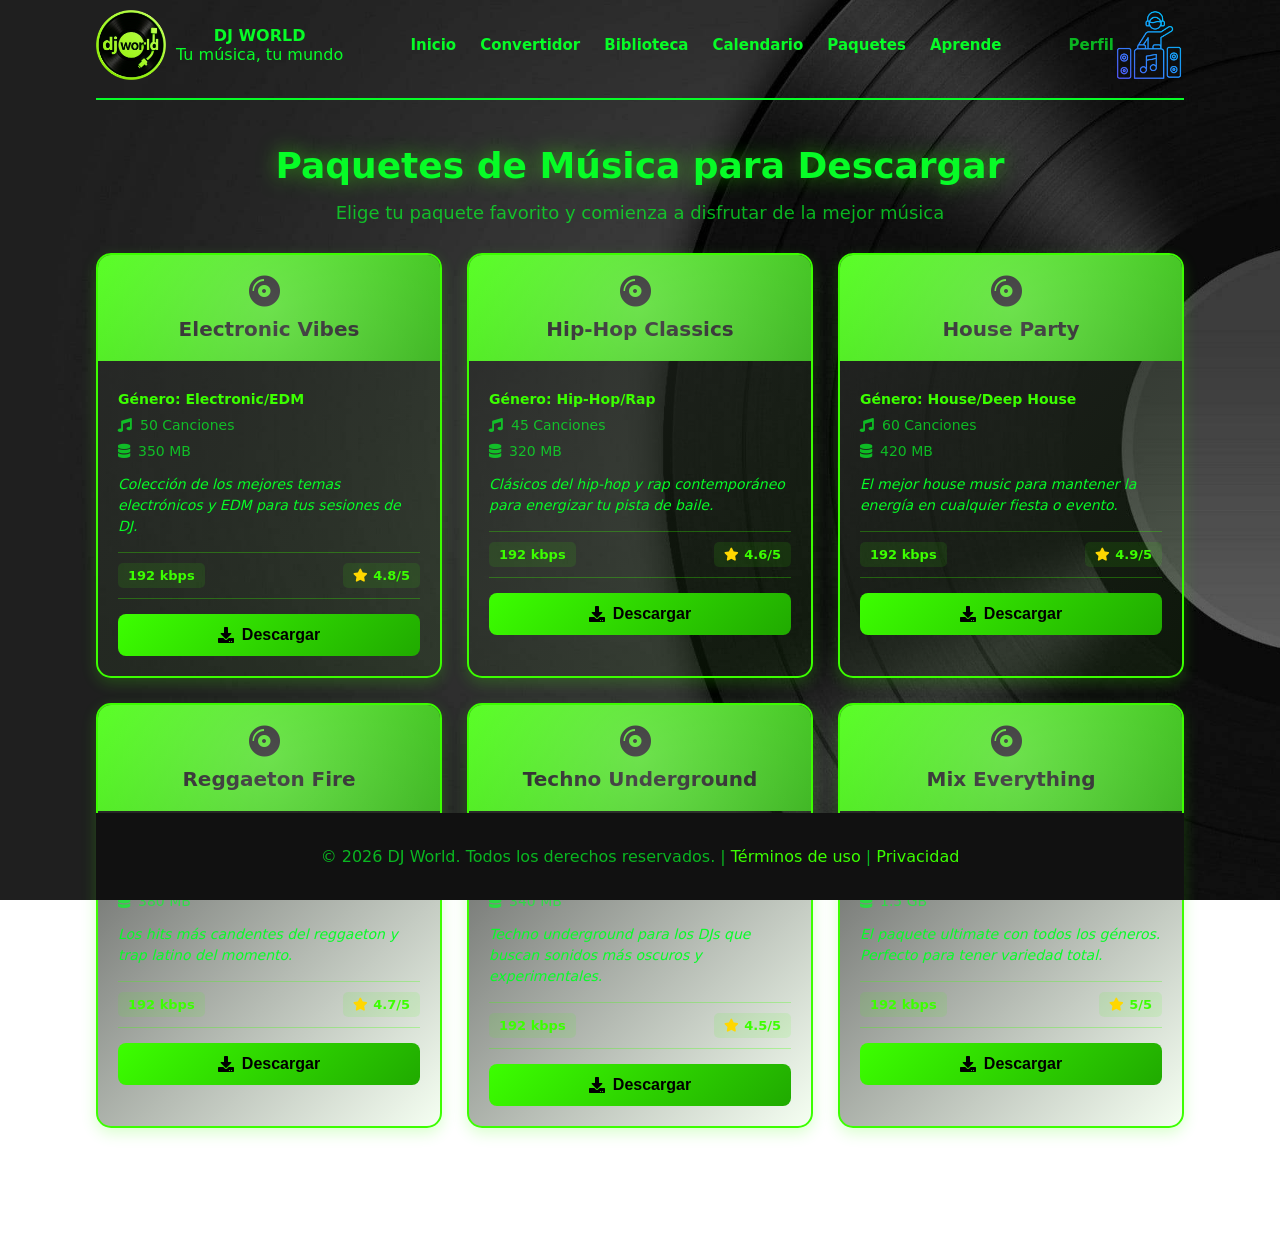
<file: PAQUETES/DESCARGA/descarga.html>
<!DOCTYPE html>
<html lang="es">
	<head>
		<meta charset="utf-8" />
		<meta name="viewport" content="width=device-width, initial-scale=1" />
		<title>Descargar Paquetes de Música</title>
		<meta name="description" content="Descarga nuestros paquetes de música de diferentes géneros." />
		<link rel="stylesheet" href="descarga.css" />
		<link rel="stylesheet" href="https://use.fontawesome.com/releases/v5.12.1/css/all.css" crossorigin="anonymous">
        <link rel="shortcut icon" href="../../img/logodj.png" type="image/x-icon">
	</head>
	<body>
		<div class="inicio">
			<header>
				<div class="logo">
					<img src="../../img/logodj.png" alt="">
					<div>
						<strong>DJ WORLD</strong>
						<div>Tu música, tu mundo</div>
					</div>
				</div>
				<nav>
					<a href="../../INICIO/inicio.html">Inicio</a>
					<a href="../../CONVERTIDOR/convertidor.html">Convertidor</a>
					<a href="#">Biblioteca</a>
					<a href="#">Calendario</a>
					<a href="../paquetes.html">Paquetes</a>
					<a href="#">Aprende</a>
				</nav>
				<div class="perfil">
					<a href="">Perfil</a>
					<img src="../../img/dj.png" alt="">
				</div>
			</header>
			<hr><br>

			<main>
				<section>
					<h1>Paquetes de Música para Descargar</h1>
					<p>Elige tu paquete favorito y comienza a disfrutar de la mejor música</p>
					
					<div class="contenedor-paquetes">
						<!-- Paquete 1: Electronic -->
						<div class="paquete">
							<div class="paquete-header">
								<i class="fas fa-compact-disc"></i>
								<h3>Electronic Vibes</h3>
							</div>
							<div class="paquete-info">
								<p class="genero">Género: Electronic/EDM</p>
								<p class="canciones"><i class="fas fa-music"></i> 50 Canciones</p>
								<p class="tamaño"><i class="fas fa-database"></i> 350 MB</p>
								<p class="descripcion">Colección de los mejores temas electrónicos y EDM para tus sesiones de DJ.</p>
								<div class="paquete-stats">
									<span class="calidad">192 kbps</span>
									<span class="rating"><i class="fas fa-star"></i> 4.8/5</span>
								</div>
								<button class="btn-descargar">
									<i class="fas fa-download"></i> Descargar
								</button>
							</div>
						</div>

						<!-- Paquete 2: Hip-Hop -->
						<div class="paquete">
							<div class="paquete-header">
								<i class="fas fa-compact-disc"></i>
								<h3>Hip-Hop Classics</h3>
							</div>
							<div class="paquete-info">
								<p class="genero">Género: Hip-Hop/Rap</p>
								<p class="canciones"><i class="fas fa-music"></i> 45 Canciones</p>
								<p class="tamaño"><i class="fas fa-database"></i> 320 MB</p>
								<p class="descripcion">Clásicos del hip-hop y rap contemporáneo para energizar tu pista de baile.</p>
								<div class="paquete-stats">
									<span class="calidad">192 kbps</span>
									<span class="rating"><i class="fas fa-star"></i> 4.6/5</span>
								</div>
								<button class="btn-descargar">
									<i class="fas fa-download"></i> Descargar
								</button>
							</div>
						</div>

						<!-- Paquete 3: House -->
						<div class="paquete">
							<div class="paquete-header">
								<i class="fas fa-compact-disc"></i>
								<h3>House Party</h3>
							</div>
							<div class="paquete-info">
								<p class="genero">Género: House/Deep House</p>
								<p class="canciones"><i class="fas fa-music"></i> 60 Canciones</p>
								<p class="tamaño"><i class="fas fa-database"></i> 420 MB</p>
								<p class="descripcion">El mejor house music para mantener la energía en cualquier fiesta o evento.</p>
								<div class="paquete-stats">
									<span class="calidad">192 kbps</span>
									<span class="rating"><i class="fas fa-star"></i> 4.9/5</span>
								</div>
								<button class="btn-descargar">
									<i class="fas fa-download"></i> Descargar
								</button>
							</div>
						</div>

						<!-- Paquete 4: Reggaeton -->
						<div class="paquete">
							<div class="paquete-header">
								<i class="fas fa-compact-disc"></i>
								<h3>Reggaeton Fire</h3>
							</div>
							<div class="paquete-info">
								<p class="genero">Género: Reggaeton/Trap Latino</p>
								<p class="canciones"><i class="fas fa-music"></i> 55 Canciones</p>
								<p class="tamaño"><i class="fas fa-database"></i> 380 MB</p>
								<p class="descripcion">Los hits más candentes del reggaeton y trap latino del momento.</p>
								<div class="paquete-stats">
									<span class="calidad">192 kbps</span>
									<span class="rating"><i class="fas fa-star"></i> 4.7/5</span>
								</div>
								<button class="btn-descargar">
									<i class="fas fa-download"></i> Descargar
								</button>
							</div>
						</div>

						<!-- Paquete 5: Techno -->
						<div class="paquete">
							<div class="paquete-header">
								<i class="fas fa-compact-disc"></i>
								<h3>Techno Underground</h3>
							</div>
							<div class="paquete-info">
								<p class="genero">Género: Techno/Industrial</p>
								<p class="canciones"><i class="fas fa-music"></i> 48 Canciones</p>
								<p class="tamaño"><i class="fas fa-database"></i> 340 MB</p>
								<p class="descripcion">Techno underground para los DJs que buscan sonidos más oscuros y experimentales.</p>
								<div class="paquete-stats">
									<span class="calidad">192 kbps</span>
									<span class="rating"><i class="fas fa-star"></i> 4.5/5</span>
								</div>
								<button class="btn-descargar">
									<i class="fas fa-download"></i> Descargar
								</button>
							</div>
						</div>

						<!-- Paquete 6: Mix Everything -->
						<div class="paquete">
							<div class="paquete-header">
								<i class="fas fa-compact-disc"></i>
								<h3>Mix Everything</h3>
							</div>
							<div class="paquete-info">
								<p class="genero">Género: Todos los géneros</p>
								<p class="canciones"><i class="fas fa-music"></i> 200+ Canciones</p>
								<p class="tamaño"><i class="fas fa-database"></i> 1.5 GB</p>
								<p class="descripcion">El paquete ultimate con todos los géneros. Perfecto para tener variedad total.</p>
								<div class="paquete-stats">
									<span class="calidad">192 kbps</span>
									<span class="rating"><i class="fas fa-star"></i> 5/5</span>
								</div>
								<button class="btn-descargar">
									<i class="fas fa-download"></i> Descargar
								</button>
							</div>
						</div>
					</div>
				</section>
			</main>

			<footer>
				<p>&copy; 2026 DJ World. Todos los derechos reservados. | <a href="#">Términos de uso</a> | <a href="#">Privacidad</a></p>
			</footer>
		</div>
	</body>
</html>
</file>
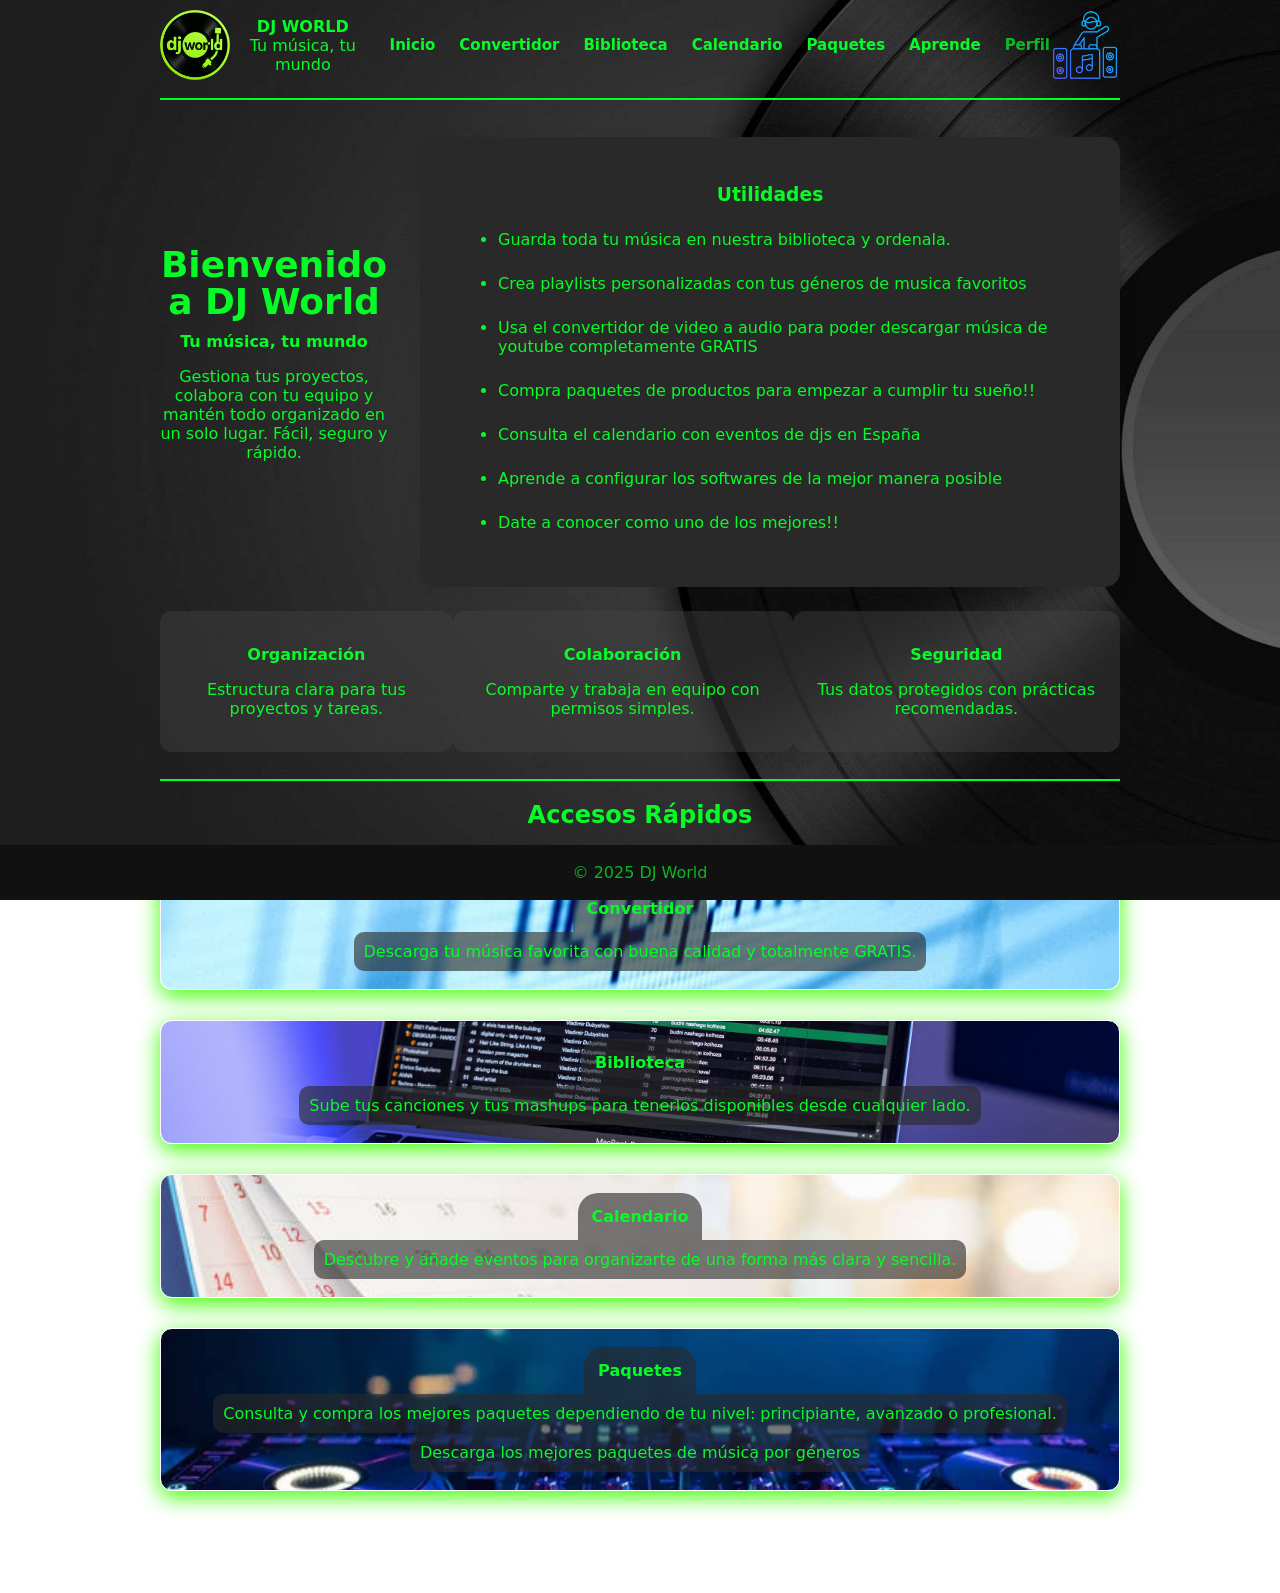
<file: PROYECTO FINAL/INICIO/inicio.html>
<!DOCTYPE html>
<html lang="es">
	<head>
		<meta charset="utf-8" />
		<meta name="viewport" content="width=device-width, initial-scale=1" />
		<title>Inicio</title>
		<meta name="description" content="Página de inicio de Mi Aplicación. Accede o regístrate para comenzar." />
		<link rel="stylesheet" href="index.css" />
		<link rel="stylesheet" href="https://use.fontawesome.com/releases/v5.12.1/css/all.css" crossorigin="anonymous">
        <link rel="shortcut icon" href="../img/logodj.png" type="image/x-icon">
	</head>
	<body>
		<div class="inicio">
			<header>
				<div class="logo">
					<img src="../img/logodj.png" alt="">
					<div>
						<strong>DJ WORLD</strong>
						<div>Tu música, tu mundo</div>
					</div>
				</div>
				<nav>
					<a href="inicio.html">Inicio</a>
					<a href="../CONVERTIDOR/convertidor.html">Convertidor</a>
					<a href="#">Biblioteca</a>
					<a href="#">Calendario</a>
					<a href="../PAQUETES/paquetes.html">Paquetes</a>
					<a href="#">Aprende</a>
				</nav>
				<div class="perfil">
					<a href="">Perfil</a>
					<img src="../img/dj.png" alt="">
				</div>
			</header>
			<hr><br>

			<main>
				<section class="utilidades">
					<div>
						<h1>Bienvenido a DJ World</h1>
						<strong>Tu música, tu mundo</strong>
						<p>Gestiona tus proyectos, colabora con tu equipo y mantén todo organizado en un solo lugar. Fácil, seguro y rápido.</p>
					</div>

					<div>
						<div class="tarjeta">
							<h3> Utilidades</h3>
							<ul>
                                <li>Guarda toda tu música en nuestra biblioteca y ordenala.</li>
								<li>Crea playlists personalizadas con tus géneros de musica favoritos</li>
								<li>Usa el convertidor de video a audio para poder descargar música de youtube completamente GRATIS</li>
								<li>Compra paquetes de productos para empezar a cumplir tu sueño!!</li>
								<li>Consulta el calendario con eventos de djs en España</li>
								<li>Aprende a configurar los softwares de la mejor manera posible</li>
								<li>Date a conocer como uno de los mejores!!</li>
                            </ul>
						</div>
					</div>
				</section>

				<section class="cajas">
					<div class="caja">
						<h3>Organización</h3>
						<p>Estructura clara para tus proyectos y tareas.</p>
					</div>
					<div class="caja">
						<h3>Colaboración</h3>
						<p>Comparte y trabaja en equipo con permisos simples.</p>
					</div>
					<div class="caja">
						<h3>Seguridad</h3>
						<p>Tus datos protegidos con prácticas recomendadas.</p>
					</div>
				</section><br>
				<hr><h2>Accesos Rápidos</h2><hr>
				<section class="menurapido">
					<a href="../CONVERTIDOR/convertidor.html">
					<div class="caja" style="background-image: url(../img/convertidorcaja.jpg); background-size: cover; background-position: center;">
							<h3>Convertidor</h3>
							<p>Descarga tu música favorita con buena calidad y totalmente GRATIS.</p>
					</div>
					</a>
				</section>
				<section class="menurapido">
					<a href="#">
					<div class="caja" style="background-image: url(../img/bibliotecacaja.jpg); background-size: cover; background-position: center;">
						<h3>Biblioteca</h3>
						<p>Sube tus canciones y tus mashups para tenerlos disponibles desde cualquier lado.</p>
					</div>
					</a>
				</section>
				<section class="menurapido">
					<a href="#">
					<div class="caja" style="background-image: url(../img/calendariocaja.jpg); background-size: cover; background-position: center;">
						<h3>Calendario</h3>
						<p>Descubre y añade eventos para organizarte de una forma más clara y sencilla.</p>
					</div>
					</a>
				</section>
				<section class="menurapido">
					<a href="../PAQUETES/paquetes.html">
					<div class="caja" style="background-image: url(../img/paquetecaja.jpg); background-size: cover; background-position: center;">
						<h3>Paquetes</h3>
						<p>Consulta y compra los mejores paquetes dependiendo de tu nivel: principiante, avanzado o profesional.</p>
						<p>Descarga los mejores paquetes de música por géneros</p>
					</div>
					</a>
				</section>
			</main>
		</div>
		<footer>
				<div class="wrap">&copy; <span>2025</span> DJ World</div>
		</footer>
	</body>
</html>
</file>
<file: index.css>
:root{
                --bg:#111111;
                --card:#292929;
                --primary:#3cff00;
                --muted:#07fc28b6;
            }
            *{
                box-sizing:border-box;
                border: 0px solid red;
            }
            body{
                margin:0;
                font-family:Inter, ui-sans-serif, system-ui, -apple-system, "Segoe UI", Roboto, "Helvetica Neue", Arial;
                background:var(--bg);
                color:#07fc27;
                min-height:100vh;
                text-align: center;
                justify-content: center;
                padding:24px;
                background-image: url('img/fondo1.jpg');
                background-size: cover;
                background-position: center;
            }
            img{
                width: 300px;
                height: 300px;
            }
            .container{
                width:90%;
                margin: auto;
                background:transparent;
                border-radius: 15px;
                height: 600px;
                display:flex;
                justify-content: center;
                gap:24px;
                align-items:center;
                background-color: #292929a2;
            }
            .card{
                background:var(--card);
                border-radius: 15px;
                padding:28px;
                box-shadow:0 6px 22px rgba(16,24,40,0.08);
                width: 700px;
                height: 450px;
            }
            p.lead{
                margin:0 0 18px 0;
                color:var(--muted)
            }
            form{
                display:flex;
                flex-direction:column;
                gap:12px
            }
            form div{
                display: flex;
                align-items: center;
                justify-content: space-between;

            }
            label{
                font-size:17px;
                color:var(--muted)
            }
            input[type="text"],input[type="email"],input[type="password"]{
                padding:10px 12px;
                border:1px solid #e6e9ef;
                border-radius:8px;
                font-size:17px;
                outline:none;
            }
            input:focus{
                box-shadow:0 0 0 4px rgba(79,70,229,0.08);
                border-color:var(--primary)
            }
            .actions{
                display:flex;
                gap:10px;
                align-items:center;
                justify-content:flex-start;
                margin-top:8px
            }
            button.primary{
                background:var(--primary);
                color:black;
                border:0;
                padding:10px 10px;
                border-radius:8px;
                font-weight:bold
            }
            button.ghost{
                background:var(--primary)
                ;border:1px solid black;
                padding:9px 12px;
                border-radius:8px;
                color:black;font-weight:bold
            }
            button a {
                text-decoration: none;
                color: black;
                font-weight: bold;
            }
            .alt{
                font-size:13px;
                color:var(--muted)
            }
            .brand{
                text-align:center;
                padding:18px 12px;
                margin-bottom:8px;
                color:var(--primary);
                font-weight:bold
            }
            .center-col{
                display:flex;
                flex-direction:column;
                align-items:center
            }
            .small{
                font-size:12px;
                color:var(--muted)
            }
            a{
                color:lightblue;
            }
            @media (max-width:800px){
                .container{grid-template-columns:1fr;max-width:420px}
            }
</file>
<file: PROYECTO FINAL/login.css>
:root{
                --bg:#111111;
                --card:#292929;
                --primary:#3cff00;
                --muted:#07fc28b6;
            }
            *{
                box-sizing:border-box;
                border: 0px solid red;
            }
            body{
                margin:0;
                font-family:Inter, ui-sans-serif, system-ui, -apple-system, "Segoe UI", Roboto, "Helvetica Neue", Arial;
                background:var(--bg);
                color:#07fc27;
                min-height:100vh;
                text-align: center;
                justify-content: center;
                padding:24px;
                background-image: url('../img/fondo1.jpg');
                background-size: cover;
                background-position: center;
            }
            img{
                width: 300px;
                height: 300px;
            }
            .container{
                width:90%;
                margin: auto;
                background:transparent;
                border-radius: 15px;
                height: 600px;
                display:flex;
                justify-content: center;
                gap:24px;
                align-items:center;
                background-color: #292929a2;
            }
            .card{
                background:var(--card);
                border-radius: 15px;
                padding:28px;
                box-shadow:0 6px 22px rgba(16,24,40,0.08);
                width: 700px;
                height: 450px;
            }
            p.lead{
                margin:0 0 18px 0;
                color:var(--muted)
            }
            form{
                display:flex;
                flex-direction:column;
                gap:12px
            }
            form div{
                display: flex;
                align-items: center;
                justify-content: space-between;

            }
            label{
                font-size:17px;
                color:var(--muted)
            }
            input[type="text"],input[type="email"],input[type="password"]{
                padding:10px 12px;
                border:1px solid #e6e9ef;
                border-radius:8px;
                font-size:17px;
                outline:none;
            }
            input:focus{
                box-shadow:0 0 0 4px rgba(79,70,229,0.08);
                border-color:var(--primary)
            }
            .actions{
                display:flex;
                gap:10px;
                align-items:center;
                justify-content:flex-start;
                margin-top:8px
            }
            button.primary{
                background:var(--primary);
                color:black;
                border:0;
                padding:10px 10px;
                border-radius:8px;
                font-weight:bold
            }
            button.ghost{
                background:var(--primary)
                ;border:1px solid black;
                padding:9px 12px;
                border-radius:8px;
                color:black;font-weight:bold
            }
            button a {
                text-decoration: none;
                color: black;
                font-weight: bold;
            }
            .alt{
                font-size:13px;
                color:var(--muted)
            }
            .brand{
                text-align:center;
                padding:18px 12px;
                margin-bottom:8px;
                color:var(--primary);
                font-weight:bold
            }
            .center-col{
                display:flex;
                flex-direction:column;
                align-items:center
            }
            .small{
                font-size:12px;
                color:var(--muted)
            }
            a{
                color:lightblue;
            }
            @media (max-width:800px){
                .container{grid-template-columns:1fr;max-width:420px}
            }
</file>
<file: CONVERTIDOR/convertidor.css>
/*ESTILO GENERAL*/
    :root{
        --bg:#111111;
        --card:#292929;
        --primary:#3cff00;
        --muted:rgba(7,252,40,0.7);
        --text:#07fc27;
    }

    *{
        box-sizing:border-box;
        /*border: 1px solid red;*/
    }
    hr{
        border: #07fc27 0.1px solid;
        margin: 0 auto;
    }

    body{
        margin:0;
        font-family:Inter, ui-sans-serif, system-ui, -apple-system, "Segoe UI", Roboto, "Helvetica Neue", Arial;
        background-image: url(../img/fondovinilo.jpg);
        background-size: cover;
        background-position: center;
        background-attachment: fixed;
        color:var(--text);
        text-align: center;
    }
    img{
        width:70px;
        height:70px
    }
    .inicio{
        max-width:75%;
        margin:0 auto
    }
    header{
        display:flex;
        align-items:center;
        justify-content:space-between;
        gap:12px;
        padding:10px 0
    }
    .logo{
        display:flex;
        align-items:center;
        gap:10px
    }
    .perfil{
        display: flex;
        align-items: center;
    }
    .perfil a{
        color:var(--muted);
        text-decoration:none;
        margin-left:12px;
        font-size:15px;
        font-weight: bold;
    }
    nav{display:flex;align-items:center;gap:12px}
    nav a{
        color:var(--text);
        text-decoration:none;
        margin-left:12px;
        font-size:15px;
        font-weight: bold;
    }
    .caja{
        background:rgba(66, 66, 66, 0.445);
        padding:18px;
        border-radius:12px;
        text-align:center
    }
    .caja h3{
        font-size:16px;
        font-weight: bold;
    }
    .menurapido .caja{
      box-shadow:0 6px 22px var(--primary);
      border: 1px solid white;
    }
    .menurapido .caja p{
        background-color: #2929299d;
        border-radius: 0 0 10px 10px;
        margin-top:0 ;
        padding:10px;
        color: var(--text);
        width: max-content;
        margin: 0 auto;
    }
    .menurapido .caja h3{
        background-color: #2929299d;
        border-radius: 20px 20px 0px 0px;
        text-align: center;
        width:max-content;
        margin:0 auto;
        padding:14px;
        color: var(--text);
    }
    footer{
        margin-top:32px;
        padding:18px;
        color:var(--muted);
        align-items:center;
        background-color: var(--bg);
        bottom: 0;
        text-align: center;
        position: sticky;
        width: 100%;
    }
    .menurapido{
        margin-top: 15px;
        padding-bottom: 15px;
        transition: all 0.3s ease;
    }
    .menurapido:hover{
      cursor: pointer;
      scale: 105%;
      transform: translateY(-5px);
      filter: brightness(1.1);
    }
    a:hover{
        scale: 120%;
    }
    a{
        text-decoration: none;
        color: var(--text);
        transition: all 0.3s ease;
    }
/*IFRAME*/
iframe {
  width: 100%;
  height: 1250px;
  border: none;
  border-radius: 12px;
  box-shadow: 0 4px 8px rgba(0, 0, 0, 0.2);
  margin-top: 20px;
}
/*IMG CONVERSOR*/
img {
  width: auto;
  height: 60px;
  vertical-align: middle;
  margin-left: 15px;
}
</file>
<file: INICIO/inicio.css>
:root{
      --bg:#111111;
      --card:#292929;
      --primary:#3cff00;
      --muted:rgba(7,252,40,0.7);
      --text:#07fc27;
    }

    *{
      box-sizing:border-box;
    }
    hr{
      border: #07fc27 0.1px solid;
      }

    body{
      margin:0;
      font-family:Inter, ui-sans-serif, system-ui, -apple-system, "Segoe UI", Roboto, "Helvetica Neue", Arial;
      background-image: url(../img/fondovinilo.jpg);
      background-size: cover;
      background-position: center;
      background-attachment: fixed;
      color:var(--text);
      text-align: center;
    }
    img{
      width:70px;
      height:70px
    }
    .tarjeta{
      background:var(--card);
      border-radius:15px;
      padding:28px;
      box-shadow:0 6px 22px rgba(16,24,40,0.08);
      width:700px;
      height:450px;
      text-align: center;
    }
    ul li{
      text-align: left;
      margin: 10px;
      margin-top: 25px;
    }
    .inicio{
      max-width:75%;
      margin:0 auto
    }
    header{
      display:flex;
      align-items:center;
      justify-content:space-between;
      gap:12px;
      padding:10px 0
    }
    .logo{
      display:flex;
      align-items:center;
      gap:10px
    }
    .perfil{
      display: flex;
      align-items: center;
    }
    .perfil a{
      color:var(--muted);
      text-decoration:none;
      margin-left:12px;
      font-size:15px;
      font-weight: bold;
    }
    nav{display:flex;align-items:center;gap:12px}
    nav a{
      color:var(--text);
      text-decoration:none;
      margin-left:12px;
      font-size:15px;
      font-weight: bold;
    }

    .utilidades{
      display:flex;
      gap:32px;
      align-items:center;
      margin-top:10px
    }
    
    h1{
      font-size:36px;
      margin:0 0 12px 0;
      line-height:1.03
    }
    
    .cajas{
      display:flex;
      justify-content: space-around;
      grid-template-columns:repeat(3,1fr);
      margin-top:24px
    }
    .caja{
      background:rgba(66, 66, 66, 0.445);
      padding:18px;
      border-radius:12px;
      text-align:center
    }
    .menurapido .caja{
      box-shadow:0 6px 22px var(--primary);
      border: 1px solid white;
    }
    .caja h3{
      font-size:16px;
      font-weight: bold;
    }
    .menurapido .caja p{
        background-color: #2929299d;
        border-radius: 10px;
        margin-top:0 ;
        padding:10px;
        color: var(--text);
        width: max-content;
        margin: 0 auto;
    }
    .menurapido .caja h3{
        background-color: #2929299d;
        border-radius: 20px 20px 0px 0px;
        text-align: center;
        width:max-content;
        margin:0 auto;
        padding:14px;
        color: var(--text);
    }
    footer{
      margin-top:32px;
      padding:18px;
      color:var(--muted);
      align-items:center;
      background-color: var(--bg);
      bottom: 0;
      text-align: center;
      position: sticky;
      width: 100%;
    }
    .menurapido{
      margin-top: 15px;
      padding-bottom: 15px;
      transition: all 0.3s ease;
    }
    .menurapido:hover{
      cursor: pointer;
      scale: 105%;
      transform: translateY(-5px);
      filter: brightness(1.1);
    }
    a:hover{
      scale: 120%;
    }
    a{
      text-decoration: none;
      color: var(--text);
    }
</file>
<file: PAQUETES/paquetes.css>
/*ESTILO GENERAL*/
    :root{
        --bg:#111111;
        --card:#292929;
        --primary:#3cff00;
        --muted:rgba(7,252,40,0.7);
        --text:#07fc27;
    }

    *{
        box-sizing:border-box;
        /*border: 1px solid red;*/
    }
    hr{
        border: #07fc27 0.1px solid;
    }

    body{
        margin:0;
        font-family:Inter, ui-sans-serif, system-ui, -apple-system, "Segoe UI", Roboto, "Helvetica Neue", Arial;
        background-image: url(../img/fondovinilo.jpg);
        background-size: cover;
        background-position: center;
        background-attachment: fixed;
        color:var(--text);
        text-align: center;
    }
    img{
        width:70px;
        height:70px
    }
    .inicio{
        max-width:75%;
        margin:0 auto
    }
    header{
        display:flex;
        align-items:center;
        justify-content:space-between;
        gap:12px;
        padding:10px 0
    }
    .logo{
        display:flex;
        align-items:center;
        gap:10px
    }
    .perfil{
        display: flex;
        align-items: center;
    }
    .perfil a{
        color:var(--muted);
        text-decoration:none;
        margin-left:12px;
        font-size:15px;
        font-weight: bold;
    }
    nav{display:flex;align-items:center;gap:12px}
    nav a{
        color:var(--text);
        text-decoration:none;
        margin-left:12px;
        font-size:15px;
        font-weight: bold;
    }
    .caja{
        background:rgba(66, 66, 66, 0.445);
        padding:18px;
        border-radius:12px;
        text-align:center
    }
    .caja h3{
        font-size:16px;
        font-weight: bold;
    }
    .menurapido .caja{
      box-shadow:0 6px 22px var(--primary);
      border: 1px solid white;
    }
    .menurapido .caja p{
        background-color: #2929299d;
        border-radius: 10px;
        margin-top:0 ;
        padding:10px;
        color: var(--text);
        width: max-content;
        margin: 0 auto;
    }
    .menurapido .caja h3{
        background-color: #2929299d;
        border-radius: 20px 20px 0px 0px;
        text-align: center;
        width:max-content;
        margin:0 auto;
        padding:14px;
        color: var(--text);
    }
    footer{
        margin-top:32px;
        padding:18px;
        color:var(--muted);
        align-items:center;
        background-color: var(--bg);
        bottom: 0;
        text-align: center;
        position: sticky;
        width: 100%;
    }
    .menurapido{
        margin-top: 15px;
        padding-bottom: 15px;
        transition: all 0.3s ease;
    }
    .menurapido:hover{
      cursor: pointer;
      scale: 105%;
      transform: translateY(-5px);
      filter: brightness(1.1);
    }
    a:hover{
        scale: 120%;
    }
    a{
        text-decoration: none;
        color: var(--text);
    }
    /*ELIGE*/
    .elige{
        display: flex;
        justify-content: space-around;
        align-items: center;
        margin-top: 30px;
    }
    .elige a{
        transition: all 0.3s ease;

    }
    .elige a:hover{
      cursor: pointer;
      scale: 105%;
      transform: translateY(-5px);
      filter: brightness(1.1);
    }
    .compra{
        background-image: url(../img/fondocompra.png);
        background-position: bottom;
        background-size: cover;
        padding: 20px;
        border-radius: 15px;
        width: 700px;
        height: 220px;
        box-shadow: 0 0 15px rgba(0, 0, 0, 1);
        color: white;
    }
    .compra h3{
        margin-top: 0;
    }
    .descarga{
        background-image: url(../img/fondomusica.png);
        background-position: bottom;
        background-size: cover;
        padding: 20px;
        border-radius: 15px;
        width: 700px;
        height: 220px;
        box-shadow: 0 0 15px rgba(0, 0, 0, 1);
        color: white;
    }
    .descarga h3{
        margin-top: 0;
    }
    .genero{
        margin-top: 10px;
        display: flex;
        justify-content: space-between;
        align-items: center;
    }
    .genero p{
        background-color: #2929299d;
        border-radius: 10px;
        font-weight: bold;
        width: max-content;
        padding: 8px;
    }
</file>
<file: PAQUETES/COMPRA/compra.css>
:root{
  --bg:#111111;
  --card:#292929;
  --primary:#3cff00;
  --muted:rgba(7,252,40,0.7);
  --text:#07fc27;
}

*{
  box-sizing:border-box;
}

hr{
  border: #07fc27 0.1px solid;
}

body{
  margin:0;
  font-family:Inter, ui-sans-serif, system-ui, -apple-system, "Segoe UI", Roboto, "Helvetica Neue", Arial;
  background-image: url(../../img/fondovinilo.jpg);
  background-size: cover;
  background-position: center;
  background-attachment: fixed;
  color:var(--text);
  text-align: center;
  min-height: 100vh;
}

img{
  width:70px;
  height:70px
}

.inicio{
  max-width:90%;
  margin:0 auto
}

header{
  display:flex;
  align-items:center;
  justify-content:space-between;
  gap:12px;
  padding:10px 0
}

.logo{
  display:flex;
  align-items:center;
  gap:10px
}

.perfil{
  display: flex;
  align-items: center;
}

.perfil a{
  color:var(--muted);
  text-decoration:none;
  margin-left:12px;
  font-size:15px;
  font-weight: bold;
}

nav{
  display:flex;
  align-items:center;
  gap:12px
}

nav a{
  color:var(--text);
  text-decoration:none;
  margin-left:12px;
  font-size:15px;
  font-weight: bold;
  transition: all 0.3s ease;
}

nav a:hover{
  color: var(--primary);
  scale: 110%;
  text-shadow: 0 0 10px var(--primary);
}

h1{
  font-size:36px;
  margin:20px 0 12px 0;
  line-height:1.03;
  text-shadow: 0 0 20px rgba(60, 255, 0, 0.5);
}

main > section > p{
  font-size: 18px;
  margin-bottom: 30px;
  color: var(--muted);
}

/* Filtros */
.filtros{
  display: flex;
  justify-content: center;
  gap: 15px;
  margin-bottom: 35px;
  flex-wrap: wrap;
}

.filtro{
  padding: 10px 25px;
  background: rgba(41, 41, 41, 0.7);
  border: 2px solid var(--primary);
  border-radius: 25px;
  color: var(--text);
  font-weight: bold;
  cursor: pointer;
  transition: all 0.3s ease;
  font-size: 14px;
}

.filtro:hover{
  background: rgba(60, 255, 0, 0.1);
  transform: translateY(-3px);
  box-shadow: 0 5px 15px rgba(60, 255, 0, 0.3);
}

.filtro.activo{
  background: linear-gradient(135deg, var(--primary), #20aa00);
  color: #000;
  box-shadow: 0 5px 20px rgba(60, 255, 0, 0.5);
}

/* Catálogo */
.catalogo{
  display: grid;
  grid-template-columns: repeat(auto-fill, minmax(300px, 1fr));
  gap: 25px;
  margin-bottom: 40px;
}

.producto{
  background: linear-gradient(135deg, rgba(41, 41, 41, 0.85), rgba(60, 255, 0, 0.05));
  border: 2px solid rgba(60, 255, 0, 0.3);
  border-radius: 15px;
  overflow: hidden;
  transition: all 0.4s ease;
  cursor: pointer;
  opacity: 1;
  transform: scale(1);
}

.producto:hover{
  transform: translateY(-8px) scale(1.02);
  box-shadow: 0 15px 40px rgba(60, 255, 0, 0.4);
  border-color: var(--primary);
}

.producto-imagen{
  background: linear-gradient(135deg, #1a1a1a, #2a2a2a);
  padding: 40px;
  text-align: center;
  position: relative;
  border-bottom: 2px solid rgba(60, 255, 0, 0.3);
}

.producto-imagen i{
  font-size: 60px;
  color: var(--primary);
  transition: all 0.4s ease;
}

.producto:hover .producto-imagen i{
  transform: scale(1.1) rotateY(360deg);
  filter: drop-shadow(0 0 20px var(--primary));
}

.etiqueta{
  position: absolute;
  top: 10px;
  right: 10px;
  background: var(--primary);
  color: #000;
  padding: 5px 15px;
  border-radius: 20px;
  font-size: 11px;
  font-weight: bold;
  text-transform: uppercase;
  box-shadow: 0 3px 10px rgba(60, 255, 0, 0.5);
}

.etiqueta.popular{
  background: linear-gradient(135deg, #ff6b00, #ff0000);
  animation: pulse 2s infinite;
}

@keyframes pulse {
  0%, 100% {
    transform: scale(1);
  }
  50% {
    transform: scale(1.05);
  }
}

.producto-info{
  padding: 20px;
}

.producto-info h3{
  margin: 0 0 8px 0;
  font-size: 18px;
  color: var(--primary);
  font-weight: bold;
}

.categoria{
  color: var(--muted);
  font-size: 13px;
  margin: 0 0 12px 0;
  text-transform: uppercase;
  letter-spacing: 1px;
}

.descripcion{
  color: #ccc;
  font-size: 14px;
  line-height: 1.5;
  margin: 12px 0 15px 0;
  min-height: 60px;
}

.caracteristicas{
  display: flex;
  flex-wrap: wrap;
  gap: 8px;
  margin: 15px 0;
}

.caracteristicas span{
  background: rgba(60, 255, 0, 0.1);
  border: 1px solid rgba(60, 255, 0, 0.3);
  padding: 5px 10px;
  border-radius: 15px;
  font-size: 12px;
  color: var(--text);
  display: flex;
  align-items: center;
  gap: 5px;
}

.caracteristicas i{
  font-size: 10px;
  color: var(--primary);
}

.producto-footer{
  display: flex;
  justify-content: space-between;
  align-items: center;
  margin-top: 20px;
  padding-top: 15px;
  border-top: 1px solid rgba(60, 255, 0, 0.2);
}

.precio{
  font-size: 24px;
  font-weight: bold;
  color: var(--primary);
  text-shadow: 0 0 10px rgba(60, 255, 0, 0.5);
}

.btn-comprar{
  padding: 10px 20px;
  background: linear-gradient(135deg, var(--primary), #20aa00);
  border: none;
  border-radius: 8px;
  color: #000;
  font-weight: bold;
  font-size: 14px;
  cursor: pointer;
  transition: all 0.3s ease;
  display: flex;
  align-items: center;
  gap: 8px;
}

.btn-comprar:hover{
  transform: scale(1.05);
  box-shadow: 0 8px 20px rgba(60, 255, 0, 0.6);
}

.btn-comprar:active{
  transform: scale(0.95);
}

.btn-comprar i{
  font-size: 16px;
}

footer{
  margin-top:40px;
  padding:20px;
  color:var(--muted);
  align-items:center;
  background-color: var(--bg);
  bottom: 0;
  text-align: center;
  width: 100%;
}

footer a{
  color: var(--primary);
  text-decoration: none;
  transition: all 0.3s ease;
}

footer a:hover{
  color: #fff;
  text-decoration: underline;
}

a{
  text-decoration: none;
  color: var(--text);
}

/* Botón Carrito */
.btn-carrito{
  position: relative;
  background: linear-gradient(135deg, var(--primary), #20aa00);
  border: none;
  border-radius: 50%;
  width: 50px;
  height: 50px;
  cursor: pointer;
  transition: all 0.3s ease;
  margin-right: 15px;
}

.btn-carrito:hover{
  transform: scale(1.1);
  box-shadow: 0 5px 20px rgba(60, 255, 0, 0.5);
}

.btn-carrito i{
  font-size: 20px;
  color: #000;
}

.carrito-count{
  position: absolute;
  top: -5px;
  right: -5px;
  background: #ff0000;
  color: #fff;
  border-radius: 50%;
  width: 22px;
  height: 22px;
  display: none;
  align-items: center;
  justify-content: center;
  font-size: 12px;
  font-weight: bold;
  animation: bounce 0.5s;
}

@keyframes bounce {
  0%, 100% { transform: scale(1); }
  50% { transform: scale(1.2); }
}

/* Modal Carrito */
.modal-carrito{
  display: none;
  position: fixed;
  top: 0;
  left: 0;
  width: 100%;
  height: 100%;
  background: rgba(0, 0, 0, 0.8);
  z-index: 1000;
  justify-content: center;
  align-items: center;
}

.modal-carrito.mostrar{
  display: flex;
  animation: fadeIn 0.3s;
}

@keyframes fadeIn {
  from { opacity: 0; }
  to { opacity: 1; }
}

.modal-carrito-contenido{
  background: linear-gradient(135deg, #1a1a1a, #292929);
  border: 2px solid var(--primary);
  border-radius: 15px;
  width: 90%;
  max-width: 600px;
  max-height: 80vh;
  display: flex;
  flex-direction: column;
  box-shadow: 0 10px 50px rgba(60, 255, 0, 0.3);
  animation: slideDown 0.4s;
}

@keyframes slideDown {
  from { 
    transform: translateY(-50px);
    opacity: 0;
  }
  to { 
    transform: translateY(0);
    opacity: 1;
  }
}

.modal-header{
  padding: 20px;
  border-bottom: 2px solid rgba(60, 255, 0, 0.3);
  display: flex;
  justify-content: space-between;
  align-items: center;
}

.modal-header h2{
  margin: 0;
  color: var(--primary);
  font-size: 22px;
  display: flex;
  align-items: center;
  gap: 10px;
}

.cerrar-modal{
  background: none;
  border: none;
  color: var(--text);
  font-size: 24px;
  cursor: pointer;
  transition: all 0.3s ease;
}

.cerrar-modal:hover{
  color: #ff0000;
  transform: rotate(90deg);
}

.carrito-items{
  padding: 20px;
  overflow-y: auto;
  flex: 1;
  min-height: 200px;
}

.carrito-vacio{
  text-align: center;
  padding: 40px;
  color: var(--muted);
}

.carrito-vacio i{
  font-size: 60px;
  margin-bottom: 15px;
  opacity: 0.5;
}

.carrito-vacio p{
  font-size: 18px;
}

.carrito-item{
  display: flex;
  justify-content: space-between;
  align-items: center;
  background: rgba(41, 41, 41, 0.5);
  padding: 15px;
  border-radius: 10px;
  margin-bottom: 10px;
  border: 1px solid rgba(60, 255, 0, 0.2);
  transition: all 0.3s ease;
}

.carrito-item:hover{
  background: rgba(60, 255, 0, 0.1);
  border-color: var(--primary);
}

.item-info{
  display: flex;
  align-items: center;
  gap: 15px;
  flex: 1;
}

.item-info i{
  font-size: 30px;
  color: var(--primary);
}

.item-info h4{
  margin: 0 0 5px 0;
  color: var(--text);
  font-size: 16px;
}

.item-info p{
  margin: 0;
  color: var(--muted);
  font-size: 12px;
}

.item-acciones{
  display: flex;
  align-items: center;
  gap: 15px;
}

.item-precio{
  font-size: 18px;
  font-weight: bold;
  color: var(--primary);
}

.btn-eliminar{
  background: rgba(255, 0, 0, 0.2);
  border: 1px solid #ff0000;
  border-radius: 5px;
  padding: 8px 12px;
  color: #ff0000;
  cursor: pointer;
  transition: all 0.3s ease;
}

.btn-eliminar:hover{
  background: #ff0000;
  color: #fff;
  transform: scale(1.1);
}

.carrito-footer{
  padding: 20px;
  border-top: 2px solid rgba(60, 255, 0, 0.3);
}

.carrito-total{
  display: flex;
  justify-content: space-between;
  align-items: center;
  font-size: 20px;
  font-weight: bold;
  margin-bottom: 15px;
  color: var(--text);
}

.total-precio{
  color: var(--primary);
  font-size: 24px;
  text-shadow: 0 0 10px rgba(60, 255, 0, 0.5);
}

.btn-finalizar, .btn-vaciar{
  width: 100%;
  padding: 12px;
  border: none;
  border-radius: 8px;
  font-weight: bold;
  font-size: 16px;
  cursor: pointer;
  transition: all 0.3s ease;
  display: flex;
  align-items: center;
  justify-content: center;
  gap: 8px;
  margin-bottom: 10px;
}

.btn-finalizar{
  background: linear-gradient(135deg, var(--primary), #20aa00);
  color: #000;
}

.btn-finalizar:hover{
  transform: scale(1.02);
  box-shadow: 0 5px 20px rgba(60, 255, 0, 0.5);
}

.btn-vaciar{
  background: rgba(255, 0, 0, 0.2);
  border: 1px solid #ff0000;
  color: #ff0000;
}

.btn-vaciar:hover{
  background: #ff0000;
  color: #fff;
}

/* Notificación */
.notificacion{
  position: fixed;
  top: 20px;
  right: 20px;
  background: linear-gradient(135deg, var(--primary), #20aa00);
  color: #000;
  padding: 15px 25px;
  border-radius: 10px;
  display: flex;
  align-items: center;
  gap: 10px;
  font-weight: bold;
  box-shadow: 0 5px 20px rgba(60, 255, 0, 0.5);
  transform: translateX(400px);
  transition: all 0.4s ease;
  z-index: 1001;
}

.notificacion.mostrar{
  transform: translateX(0);
}

.notificacion i{
  font-size: 20px;
}

/* Responsive */
@media (max-width: 1024px) {
  .catalogo{
    grid-template-columns: repeat(auto-fill, minmax(280px, 1fr));
    gap: 20px;
  }
}

@media (max-width: 768px) {
  .catalogo{
    grid-template-columns: 1fr;
    gap: 20px;
  }

  h1{
    font-size: 28px;
  }

  nav{
    flex-wrap: wrap;
    justify-content: center;
  }

  .filtros{
    gap: 10px;
  }

  .filtro{
    padding: 8px 18px;
    font-size: 13px;
  }

  header{
    flex-direction: column;
    gap: 15px;
  }
}

@media (max-width: 480px) {
  .producto-footer{
    flex-direction: column;
    gap: 15px;
    align-items: stretch;
  }

  .btn-comprar{
    width: 100%;
    justify-content: center;
  }
}
</file>
<file: PAQUETES/DESCARGA/descarga.css>
:root{
  --bg:#111111;
  --card:#292929;
  --primary:#3cff00;
  --muted:rgba(7,252,40,0.7);
  --text:#07fc27;
}

*{
  box-sizing:border-box;
}

hr{
  border: #07fc27 0.1px solid;
}

body{
  margin:0;
  font-family:Inter, ui-sans-serif, system-ui, -apple-system, "Segoe UI", Roboto, "Helvetica Neue", Arial;
  background-image: url(../../img/fondovinilo.jpg);
  background-size: cover;
  background-position: center;
  background-attachment: fixed;
  color:var(--text);
  text-align: center;
}

img{
  width:70px;
  height:70px
}

.inicio{
  max-width:85%;
  margin:0 auto
}

header{
  display:flex;
  align-items:center;
  justify-content:space-between;
  gap:12px;
  padding:10px 0
}

.logo{
  display:flex;
  align-items:center;
  gap:10px
}

.perfil{
  display: flex;
  align-items: center;
}

.perfil a{
  color:var(--muted);
  text-decoration:none;
  margin-left:12px;
  font-size:15px;
  font-weight: bold;
}

nav{
  display:flex;
  align-items:center;
  gap:12px
}

nav a{
  color:var(--text);
  text-decoration:none;
  margin-left:12px;
  font-size:15px;
  font-weight: bold;
  transition: all 0.3s ease;
}

nav a:hover{
  color: var(--primary);
  scale: 110%;
  text-shadow: 0 0 10px var(--primary);
}

h1{
  font-size:36px;
  margin:20px 0 12px 0;
  line-height:1.03;
  text-shadow: 0 0 20px rgba(60, 255, 0, 0.5);
}

main > section > p{
  font-size: 18px;
  margin-bottom: 30px;
  color: var(--muted);
}

.contenedor-paquetes{
  display: grid;
  grid-template-columns: repeat(auto-fit, minmax(320px, 1fr));
  gap: 25px;
  margin-bottom: 40px;
}

.paquete{
  background: linear-gradient(135deg, rgba(41, 41, 41, 0.8), rgba(60, 255, 0, 0.05));
  border: 2px solid var(--primary);
  border-radius: 15px;
  overflow: hidden;
  transition: all 0.4s ease;
  cursor: pointer;
  box-shadow: 0 5px 15px rgba(60, 255, 0, 0.2);
}

.paquete:hover{
  transform: translateY(-10px);
  box-shadow: 0 15px 35px rgba(60, 255, 0, 0.4);
  border-color: #fff;
  background: linear-gradient(135deg, rgba(41, 41, 41, 0.95), rgba(60, 255, 0, 0.15));
}

.paquete-header{
  background: linear-gradient(135deg, var(--primary), #20aa00);
  padding: 20px;
  text-align: center;
  color: #000;
  position: relative;
  overflow: hidden;
}

.paquete-header::before{
  content: '';
  position: absolute;
  top: -50%;
  right: -50%;
  width: 200%;
  height: 200%;
  background: radial-gradient(circle, rgba(255,255,255,0.3), transparent);
  animation: shine 3s infinite;
}

@keyframes shine {
  0% {
    transform: translate(-100%, -100%);
  }
  50% {
    transform: translate(0, 0);
  }
  100% {
    transform: translate(100%, 100%);
  }
}

.paquete-header i{
  font-size: 32px;
  margin-right: 10px;
}

.paquete-header h3{
  margin: 10px 0 0 0;
  font-size: 20px;
  font-weight: bold;
}

.paquete-info{
  padding: 20px;
  text-align: left;
}

.paquete-info p{
  margin: 10px 0;
  font-size: 14px;
  display: flex;
  align-items: center;
  gap: 8px;
}

.genero{
  color: var(--primary);
  font-weight: bold;
  font-size: 15px;
}

.canciones, .tamaño{
  color: var(--muted);
}

.descripcion{
  color: var(--text);
  font-style: italic;
  margin: 15px 0 !important;
  line-height: 1.5;
}

.paquete-stats{
  display: flex;
  justify-content: space-between;
  margin: 15px 0;
  padding: 10px 0;
  border-top: 1px solid rgba(60, 255, 0, 0.3);
  border-bottom: 1px solid rgba(60, 255, 0, 0.3);
}

.calidad, .rating{
  font-size: 13px;
  background: rgba(60, 255, 0, 0.1);
  padding: 5px 10px;
  border-radius: 5px;
  color: var(--primary);
  font-weight: bold;
}

.rating{
  display: flex;
  align-items: center;
  gap: 5px;
}

.rating i{
  color: #ffd700;
}

.btn-descargar{
  width: 100%;
  padding: 12px;
  margin-top: 15px;
  background: linear-gradient(135deg, var(--primary), #20aa00);
  border: none;
  border-radius: 8px;
  color: #000;
  font-weight: bold;
  font-size: 16px;
  cursor: pointer;
  transition: all 0.3s ease;
  display: flex;
  align-items: center;
  justify-content: center;
  gap: 8px;
}

.btn-descargar:hover{
  transform: scale(1.05);
  box-shadow: 0 8px 20px rgba(60, 255, 0, 0.5);
  text-shadow: 0 0 10px rgba(0, 0, 0, 0.3);
}

.btn-descargar:active{
  transform: scale(0.98);
}

footer{
  margin-top:32px;
  padding:18px;
  color:var(--muted);
  align-items:center;
  background-color: var(--bg);
  bottom: 0;
  text-align: center;
  position: sticky;
  width: 100%;
}

footer a{
  color: var(--primary);
  text-decoration: none;
  transition: all 0.3s ease;
}

footer a:hover{
  color: #fff;
  text-decoration: underline;
}

a{
  text-decoration: none;
  color: var(--text);
}

/* Responsive */
@media (max-width: 768px) {
  .contenedor-paquetes{
    grid-template-columns: 1fr;
    gap: 20px;
  }

  h1{
    font-size: 28px;
  }

  nav{
    flex-wrap: wrap;
  }
}
</file>
<file: PROYECTO FINAL/INICIO/index.css>
:root{
      --bg:#111111;
      --card:#292929;
      --primary:#3cff00;
      --muted:rgba(7,252,40,0.7);
      --text:#07fc27;
    }

    *{
      box-sizing:border-box;
    }
    hr{
      border: #07fc27 0.1px solid;
      }

    body{
      margin:0;
      font-family:Inter, ui-sans-serif, system-ui, -apple-system, "Segoe UI", Roboto, "Helvetica Neue", Arial;
      background-image: url(../img/fondovinilo.jpg);
      background-size: cover;
      background-position: center;
      background-attachment: fixed;
      color:var(--text);
      text-align: center;
    }
    img{
      width:70px;
      height:70px
    }
    .tarjeta{
      background:var(--card);
      border-radius:15px;
      padding:28px;
      box-shadow:0 6px 22px rgba(16,24,40,0.08);
      width:700px;
      height:450px;
      text-align: center;
    }
    ul li{
      text-align: left;
      margin: 10px;
      margin-top: 25px;
    }
    .inicio{
      max-width:75%;
      margin:0 auto
    }
    header{
      display:flex;
      align-items:center;
      justify-content:space-between;
      gap:12px;
      padding:10px 0
    }
    .logo{
      display:flex;
      align-items:center;
      gap:10px
    }
    .perfil{
      display: flex;
      align-items: center;
    }
    .perfil a{
      color:var(--muted);
      text-decoration:none;
      margin-left:12px;
      font-size:15px;
      font-weight: bold;
    }
    nav{display:flex;align-items:center;gap:12px}
    nav a{
      color:var(--text);
      text-decoration:none;
      margin-left:12px;
      font-size:15px;
      font-weight: bold;
    }

    .utilidades{
      display:flex;
      gap:32px;
      align-items:center;
      margin-top:10px
    }
    
    h1{
      font-size:36px;
      margin:0 0 12px 0;
      line-height:1.03
    }
    
    .cajas{
      display:flex;
      justify-content: space-around;
      grid-template-columns:repeat(3,1fr);
      margin-top:24px
    }
    .caja{
      background:rgba(66, 66, 66, 0.445);
      padding:18px;
      border-radius:12px;
      text-align:center
    }
    .menurapido .caja{
      box-shadow:0 6px 22px var(--primary);
      border: 1px solid white;
    }
    .caja h3{
      font-size:16px;
      font-weight: bold;
    }
    .menurapido .caja p{
        background-color: #2929299d;
        border-radius: 10px;
        margin-top:0 ;
        padding:10px;
        color: var(--text);
        width: max-content;
        margin: 0 auto;
    }
    .menurapido .caja h3{
        background-color: #2929299d;
        border-radius: 20px 20px 0px 0px;
        text-align: center;
        width:max-content;
        margin:0 auto;
        padding:14px;
        color: var(--text);
    }
    footer{
      margin-top:32px;
      padding:18px;
      color:var(--muted);
      align-items:center;
      background-color: var(--bg);
      bottom: 0;
      text-align: center;
      position: sticky;
      width: 100%;
    }
    .menurapido{
      margin-top: 15px;
      padding-bottom: 15px;
      transition: all 0.3s ease;
    }
    .menurapido:hover{
      cursor: pointer;
      scale: 105%;
      transform: translateY(-5px);
      filter: brightness(1.1);
    }
    a:hover{
      scale: 120%;
    }
    a{
      text-decoration: none;
      color: var(--text);
    }
</file>
